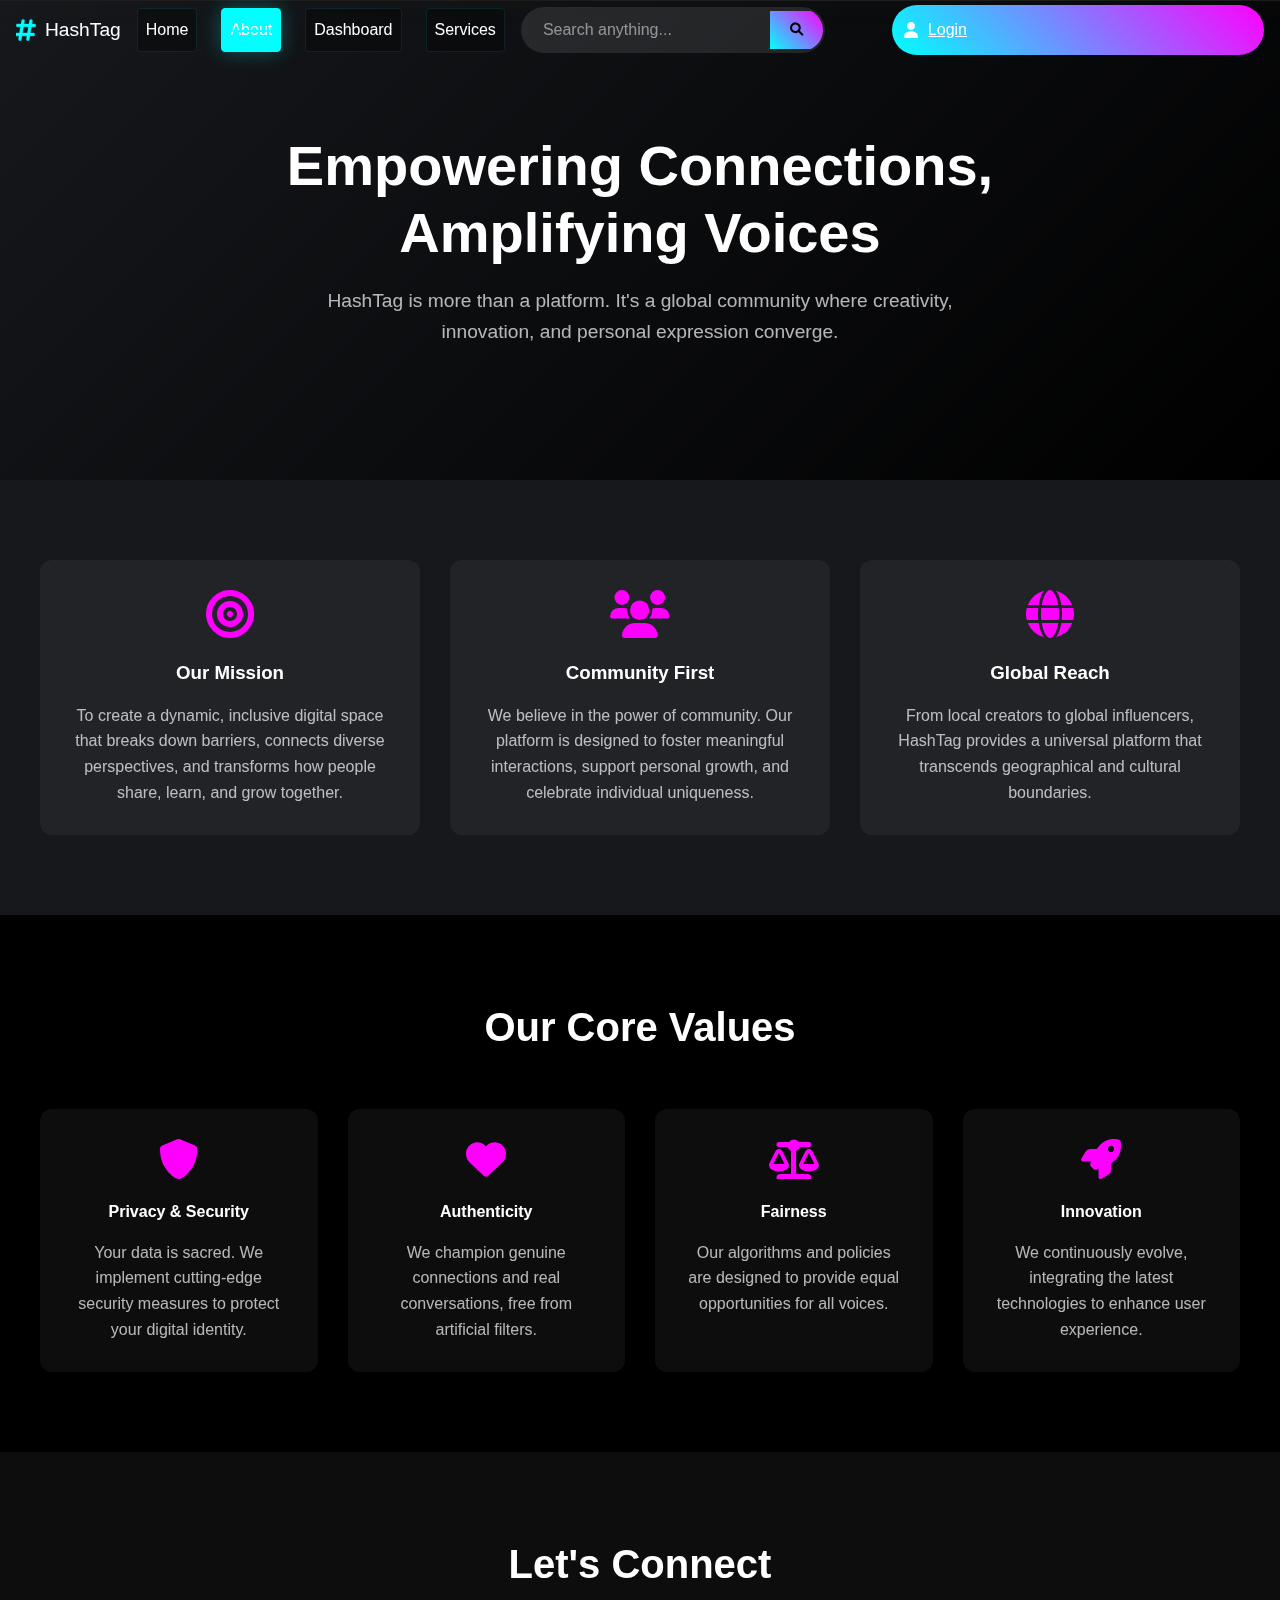
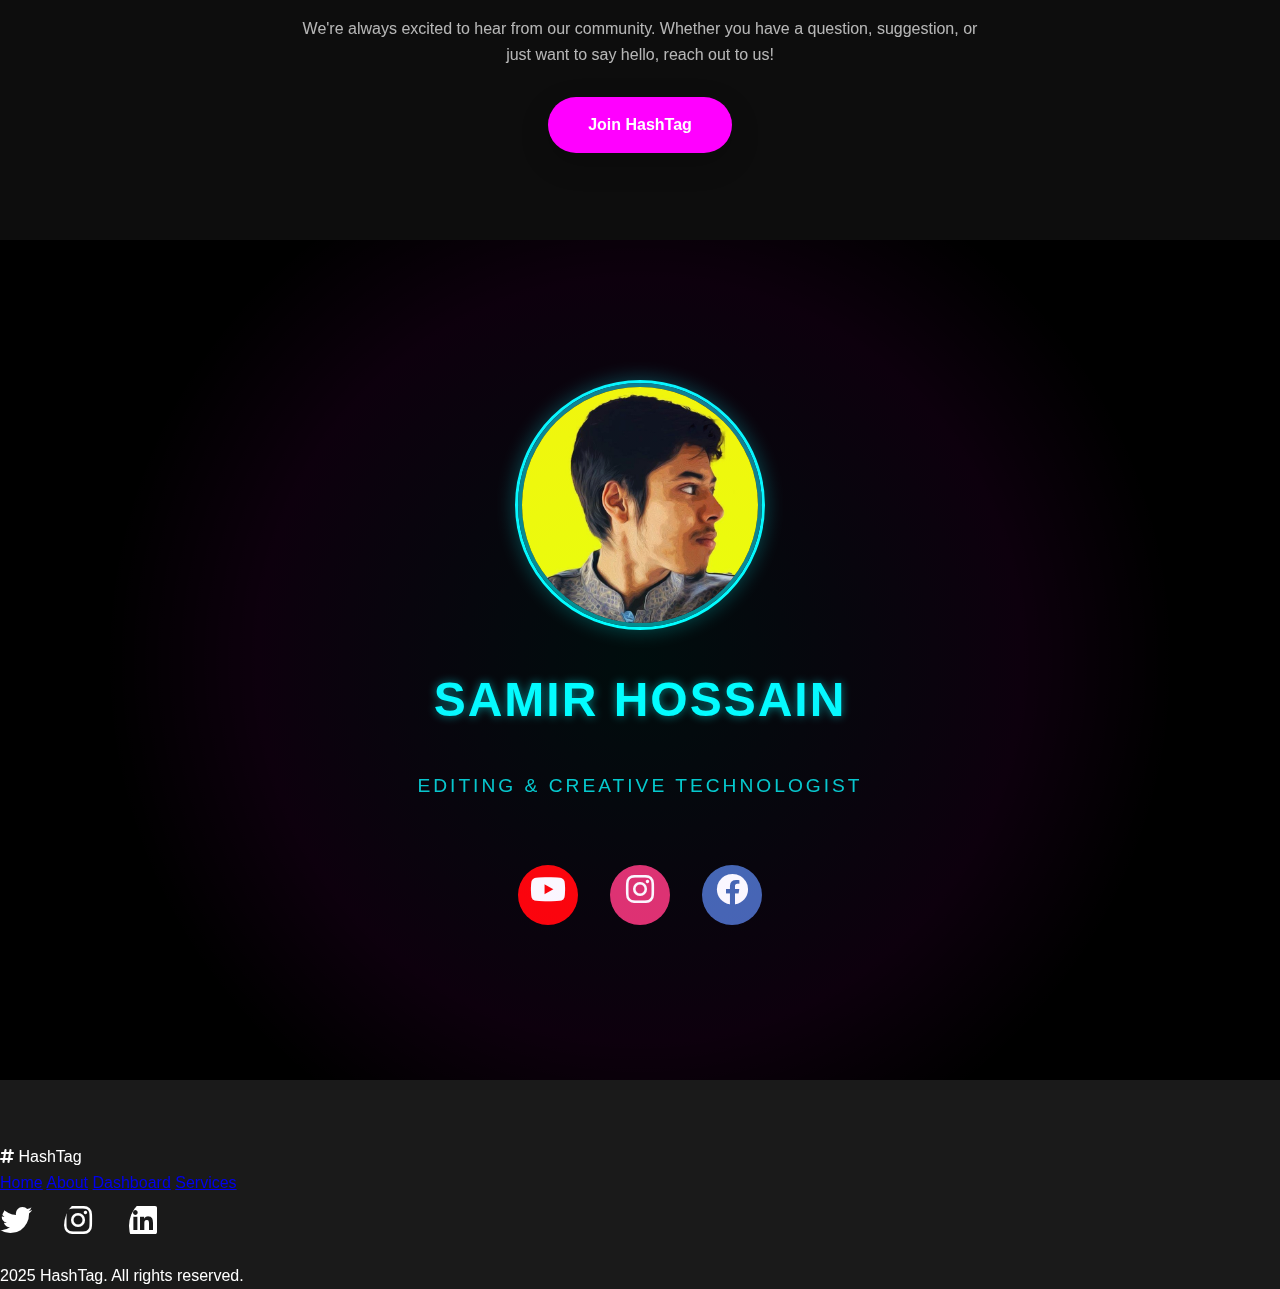
<file: about.html>
<!DOCTYPE html>
<html lang="en">
<head>
    <meta charset="UTF-8">
    <meta name="viewport" content="width=device-width, initial-scale=1.0">
    <meta name="description" content="About HashTag - Your creative digital space">
    <meta name="theme-color" content="#000000">
    <meta name="apple-mobile-web-app-capable" content="yes">
    <meta name="apple-mobile-web-app-status-bar-style" content="black">
    <title>HashTag - About</title>
    <link rel="stylesheet" href="style.css">
    <link rel="stylesheet" href="https://cdnjs.cloudflare.com/ajax/libs/font-awesome/6.0.0/css/all.min.css">
    <link rel="manifest" href="manifest.json">
    <link rel="apple-touch-icon" href="images/icon-192.png">
    <link rel="icon" href="logo for head.png">
</head>
<body class="transparent-page">
    <!-- Background -->
    <div class="background"></div>

    <!-- Skip to main content link -->
    <a href="#main-content" class="skip-link">Skip to main content</a>

    <nav class="navbar transparent">
        <div class="nav-container">
            <div class="logo">
                <a href="index.html">
                    <i class="fas fa-hashtag"></i>
                    HashTag
                </a>
            </div>
            <div class="nav-links">
                <a href="index.html">Home</a>
                <a href="about.html" class="active">About</a>
                <a href="dashboard.html">Dashboard</a>
                <a href="login.html">Services</a>
            </div>
            <div class="search-container">
                <div class="search-box">
                    <input type="text" placeholder="Search anything..." aria-label="Search input">
                    <button class="search-icon" aria-label="Search">
                        <i class="fas fa-search"></i>
                    </button>
                </div>
            </div>
            <a href="login.html" class="login-btn">
                <i class="fas fa-user"></i>
                <span>Login</span>
            </a>
        </div>
    </nav>

    <div class="about-container transparent">
        <section class="about-hero transparent">
            <div class="hero-content">
                <h1>Empowering Connections, <br>Amplifying Voices</h1>
                <p>HashTag is more than a platform. It's a global community where creativity, innovation, and personal expression converge.</p>
            </div>
        </section>

        <section class="about-mission transparent">
            <div class="mission-grid">
                <div class="mission-item">
                    <i class="fas fa-bullseye"></i>
                    <h3>Our Mission</h3>
                    <p>To create a dynamic, inclusive digital space that breaks down barriers, connects diverse perspectives, and transforms how people share, learn, and grow together.</p>
                </div>
                <div class="mission-item">
                    <i class="fas fa-users"></i>
                    <h3>Community First</h3>
                    <p>We believe in the power of community. Our platform is designed to foster meaningful interactions, support personal growth, and celebrate individual uniqueness.</p>
                </div>
                <div class="mission-item">
                    <i class="fas fa-globe"></i>
                    <h3>Global Reach</h3>
                    <p>From local creators to global influencers, HashTag provides a universal platform that transcends geographical and cultural boundaries.</p>
                </div>
            </div>
        </section>

        <section class="about-values transparent">
            <h2>Our Core Values</h2>
            <div class="values-grid">
                <div class="value-card">
                    <i class="fas fa-shield-alt"></i>
                    <h4>Privacy & Security</h4>
                    <p>Your data is sacred. We implement cutting-edge security measures to protect your digital identity.</p>
                </div>
                <div class="value-card">
                    <i class="fas fa-heart"></i>
                    <h4>Authenticity</h4>
                    <p>We champion genuine connections and real conversations, free from artificial filters.</p>
                </div>
                <div class="value-card">
                    <i class="fas fa-balance-scale"></i>
                    <h4>Fairness</h4>
                    <p>Our algorithms and policies are designed to provide equal opportunities for all voices.</p>
                </div>
                <div class="value-card">
                    <i class="fas fa-rocket"></i>
                    <h4>Innovation</h4>
                    <p>We continuously evolve, integrating the latest technologies to enhance user experience.</p>
                </div>
            </div>
        </section>

        <section class="about-contact transparent">
            <h2>Let's Connect</h2>
            <p>We're always excited to hear from our community. Whether you have a question, suggestion, or just want to say hello, reach out to us!</p>
            <a href="login.html" class="cta-button">Join HashTag</a>
        </section>

        <main id="main-content" class="profile-section transparent">
            <div class="profile-image">
                <img src="021.JPG" alt="Samir's Profile Picture">
            </div>
            <h1 class="glitch-text">Samir Hossain</h1>
            <p class="subtitle">Editing & Creative Technologist</p>
            
            <div class="social-links">
                <a href="https://www.youtube.com/@Hashtag-360" 
                   target="_blank" 
                   rel="noopener noreferrer" 
                   class="social-icon youtube" 
                   aria-label="YouTube Channel"
                   data-platform="youtube">
                    <i class="fab fa-youtube"></i>
                </a>
                <a href="https://www.instagram.com/@ig_hashtag_" 
                   target="_blank" 
                   rel="noopener noreferrer" 
                   class="social-icon instagram" 
                   aria-label="Instagram Profile"
                   data-platform="instagram">
                    <i class="fab fa-instagram"></i>
                </a>
                <a href="https://www.facebook.com/Samir Hossain" 
                   target="_blank" 
                   rel="noopener noreferrer" 
                   class="social-icon facebook" 
                   aria-label="Facebook Profile"
                   data-platform="facebook">
                    <i class="fab fa-facebook"></i>
                </a>
            </div>
        </main>
    </div>

    <footer class="site-footer transparent">
        <div class="footer-content">
            <div class="footer-logo">
                <i class="fas fa-hashtag"></i>
                <span>HashTag</span>
            </div>
            <div class="footer-links">
                <a href="index.html">Home</a>
                <a href="about.html">About</a>
                <a href="dashboard.html">Dashboard</a>
                <a href="login.html">Services</a>
            </div>
            <div class="footer-social">
                <a href="#" class="social-icon"><i class="fab fa-twitter"></i></a>
                <a href="#" class="social-icon"><i class="fab fa-instagram"></i></a>
                <a href="#" class="social-icon"><i class="fab fa-linkedin"></i></a>
            </div>
            <div class="footer-copyright">
                2025 HashTag. All rights reserved.
            </div>
        </div>
    </footer>

    <script src="scripts.js"></script>
</body>
</html>
</file>
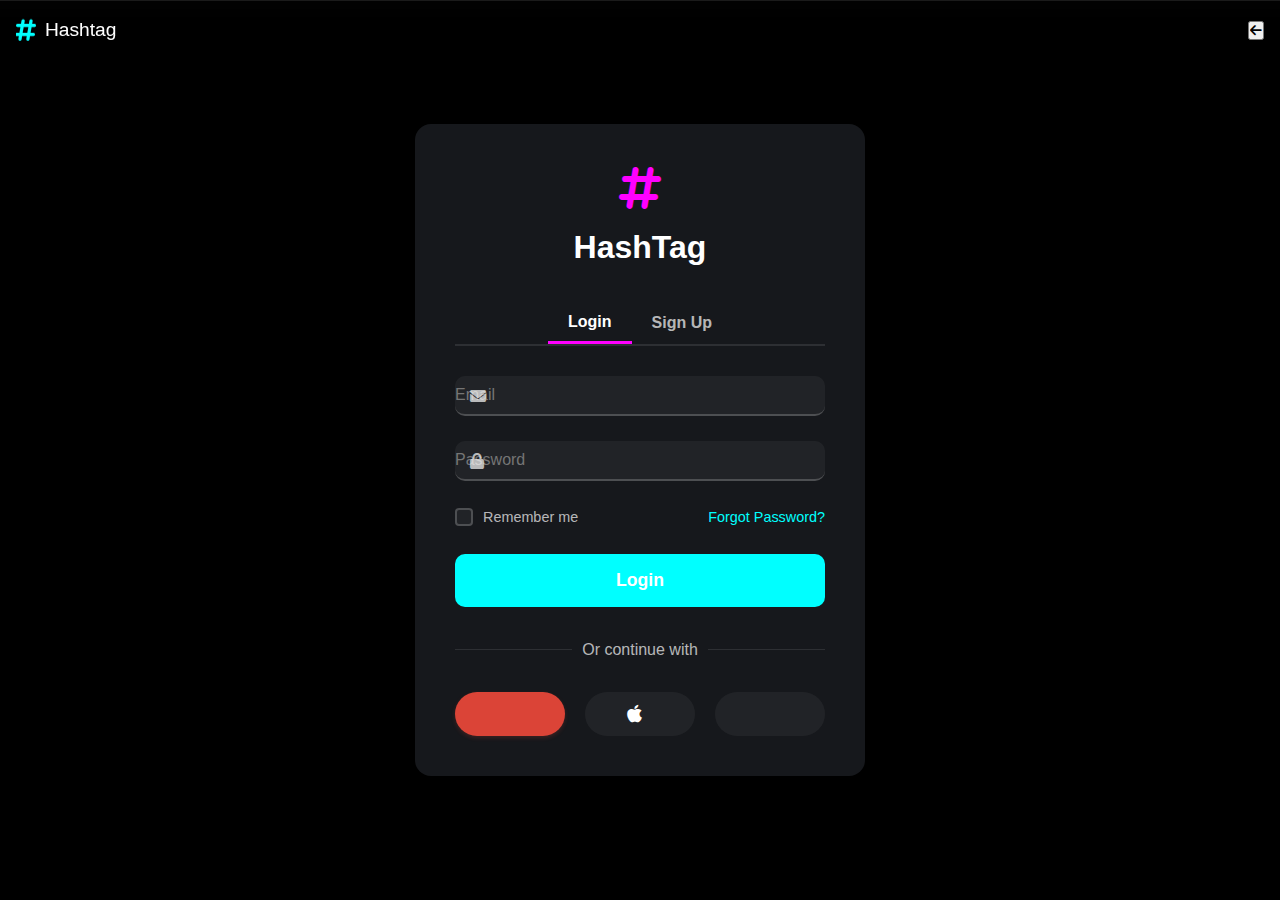
<file: login.html>
<!DOCTYPE html>
<html lang="en">
<head>
    <meta charset="UTF-8">
    <meta name="viewport" content="width=device-width, initial-scale=1.0">
    <meta name="description" content="Login to HashTag - Your creative digital space">
    <meta name="theme-color" content="#000000">
    <meta name="apple-mobile-web-app-capable" content="yes">
    <meta name="apple-mobile-web-app-status-bar-style" content="black">
    <title>HashTag - Login</title>
    <link rel="stylesheet" href="style.css">
    <link rel="stylesheet" href="https://cdnjs.cloudflare.com/ajax/libs/font-awesome/6.0.0/css/all.min.css">
    <link rel="manifest" href="manifest.json">
    <link rel="apple-touch-icon" href="images/icon-192.png">
    <link rel="icon" href="logo for head.png">
</head>
<body class="dark-mode">
    <!-- Background -->
    <div class="background"></div>

    <!-- Skip to main content link -->
    <a href="#main-content" class="skip-link">Skip to main content</a>

    <nav class="navbar mobile-navbar">
        <div class="nav-container">
            <div class="logo">
                <a href="index.html">
                    <i class="fas fa-hashtag"></i>
                    Hashtag
                </a>
            </div>
            <div class="mobile-nav-icons">
                <button class="mobile-back-btn" aria-label="Go Back">
                    <i class="fas fa-arrow-left"></i>
                </button>
            </div>
        </div>
    </nav>

    <main id="main-content" class="auth-container">
        <div class="auth-wrapper">
            <div class="auth-logo">
                <i class="fas fa-hashtag"></i>
                <h1>HashTag</h1>
            </div>

            <div class="form-toggle">
                <button class="toggle-btn active" data-form="login">Login</button>
                <button class="toggle-btn" data-form="signup">Sign Up</button>
            </div>

            <div class="auth-forms">
                <!-- Login Form -->
                <form class="auth-form login-form active" id="loginForm">
                    <div class="form-group">
                        <i class="fas fa-envelope"></i>
                        <input type="email" id="loginUsername" placeholder="Email" required>
                    </div>
                    <div class="form-group">
                        <i class="fas fa-lock"></i>
                        <input type="password" id="loginPassword" placeholder="Password" required>
                        <button type="button" class="toggle-password" aria-label="Toggle password visibility">
                            <i class="fas fa-eye"></i>
                        </button>
                    </div>

                    <div class="form-options">
                        <label class="checkbox-container">
                            <input type="checkbox" name="remember">
                            <span class="checkmark"></span>
                            Remember me
                        </label>
                        <a href="#" class="forgot-password">Forgot Password?</a>
                    </div>

                    <button type="submit" class="submit-btn">Login</button>

                    <div class="social-divider">
                        <span>Or continue with</span>
                    </div>

                    <div class="social-login">
                        <button type="button" class="social-btn google">
                            <i class="fab fa-google"></i>
                        </button>
                        <button type="button" class="social-btn apple">
                            <i class="fab fa-apple"></i>
                        </button>
                        <button type="button" class="social-btn x-platform">
                            <i class="fab fa-x-twitter"></i>
                        </button>
                    </div>
                </form>

                <!-- Signup Form -->
                <form class="auth-form signup-form" id="signupForm">
                    <div class="form-group">
                        <i class="fas fa-user"></i>
                        <input type="text" id="signupUsername" placeholder="Username" required>
                    </div>
                    <div class="form-group">
                        <i class="fas fa-envelope"></i>
                        <input type="email" id="signupEmail" placeholder="Email" required>
                    </div>
                    <div class="form-group">
                        <i class="fas fa-lock"></i>
                        <input type="password" id="signupPassword" placeholder="Password" required>
                        <button type="button" class="toggle-password" aria-label="Toggle password visibility">
                            <i class="fas fa-eye"></i>
                        </button>
                    </div>
                    <div class="form-group">
                        <i class="fas fa-lock"></i>
                        <input type="password" id="signupConfirmPassword" placeholder="Confirm Password" required>
                        <button type="button" class="toggle-password" aria-label="Toggle password visibility">
                            <i class="fas fa-eye"></i>
                        </button>
                    </div>

                    <div class="form-options">
                        <label class="checkbox-container">
                            <input type="checkbox" name="terms">
                            <span class="checkmark"></span>
                            I agree to the Terms and Conditions
                        </label>
                    </div>

                    <button type="submit" class="submit-btn">Sign Up</button>

                    <div class="social-divider">
                        <span>Or sign up with</span>
                    </div>

                    <div class="social-login">
                        <button type="button" class="social-btn google">
                            <i class="fab fa-google"></i>
                        </button>
                        <button type="button" class="social-btn apple">
                            <i class="fab fa-apple"></i>
                        </button>
                        <button type="button" class="social-btn x-platform">
                            <i class="fab fa-x-twitter"></i>
                        </button>
                    </div>
                </form>
            </div>
        </div>
    </main>

    <script>
        document.addEventListener('DOMContentLoaded', () => {
            // Form toggle
            const toggleBtns = document.querySelectorAll('.toggle-btn');
            const forms = document.querySelectorAll('.auth-form');

            toggleBtns.forEach(btn => {
                btn.addEventListener('click', () => {
                    // Remove active class from all buttons and forms
                    toggleBtns.forEach(b => b.classList.remove('active'));
                    forms.forEach(f => f.classList.remove('active'));

                    // Add active class to clicked button and corresponding form
                    btn.classList.add('active');
                    document.getElementById(`${btn.dataset.form}Form`).classList.add('active');
                });
            });

            // Password visibility toggle
            const passwordToggles = document.querySelectorAll('.toggle-password');
            passwordToggles.forEach(toggle => {
                toggle.addEventListener('click', () => {
                    const passwordInput = toggle.previousElementSibling;
                    const icon = toggle.querySelector('i');
                    
                    if (passwordInput.type === 'password') {
                        passwordInput.type = 'text';
                        icon.classList.remove('fa-eye');
                        icon.classList.add('fa-eye-slash');
                    } else {
                        passwordInput.type = 'password';
                        icon.classList.remove('fa-eye-slash');
                        icon.classList.add('fa-eye');
                    }
                });
            });

            // Login form submission
            const loginForm = document.getElementById('loginForm');
            loginForm.addEventListener('submit', (e) => {
                e.preventDefault();
                const username = document.getElementById('loginUsername').value;
                const password = document.getElementById('loginPassword').value;
                const rememberMe = document.querySelector('input[name="remember"]').checked;

                // Basic validation
                if (username && password) {
                    localStorage.setItem('isLoggedIn', 'true');
                    localStorage.setItem('lastLogin', new Date().toISOString());
                    
                    if (rememberMe) {
                        localStorage.setItem('rememberedUsername', username);
                    } else {
                        localStorage.removeItem('rememberedUsername');
                    }

                    window.location.href = 'dashboard.html';
                } else {
                    alert('Please enter both username and password');
                }
            });

            // Signup form submission
            const signupForm = document.getElementById('signupForm');
            signupForm.addEventListener('submit', (e) => {
                e.preventDefault();
                const username = document.getElementById('signupUsername').value;
                const email = document.getElementById('signupEmail').value;
                const password = document.getElementById('signupPassword').value;
                const confirmPassword = document.getElementById('signupConfirmPassword').value;
                const termsAgreed = document.querySelector('input[name="terms"]').checked;

                // Basic validation
                if (!username || !email || !password || !confirmPassword) {
                    alert('Please fill in all fields');
                    return;
                }

                if (password !== confirmPassword) {
                    alert('Passwords do not match');
                    return;
                }

                if (!termsAgreed) {
                    alert('Please agree to the Terms and Conditions');
                    return;
                }

                // Simulate signup (replace with actual backend logic)
                localStorage.setItem('username', username);
                localStorage.setItem('email', email);
                alert('Account created successfully!');
                
                // Switch to login form
                document.querySelector('.toggle-btn[data-form="login"]').click();
            });

            // Pre-fill remembered username
            const rememberedUsername = localStorage.getItem('rememberedUsername');
            if (rememberedUsername) {
                document.getElementById('loginUsername').value = rememberedUsername;
                document.querySelector('input[name="remember"]').checked = true;
            }
        });
    </script>
</body>
</html>
</file>
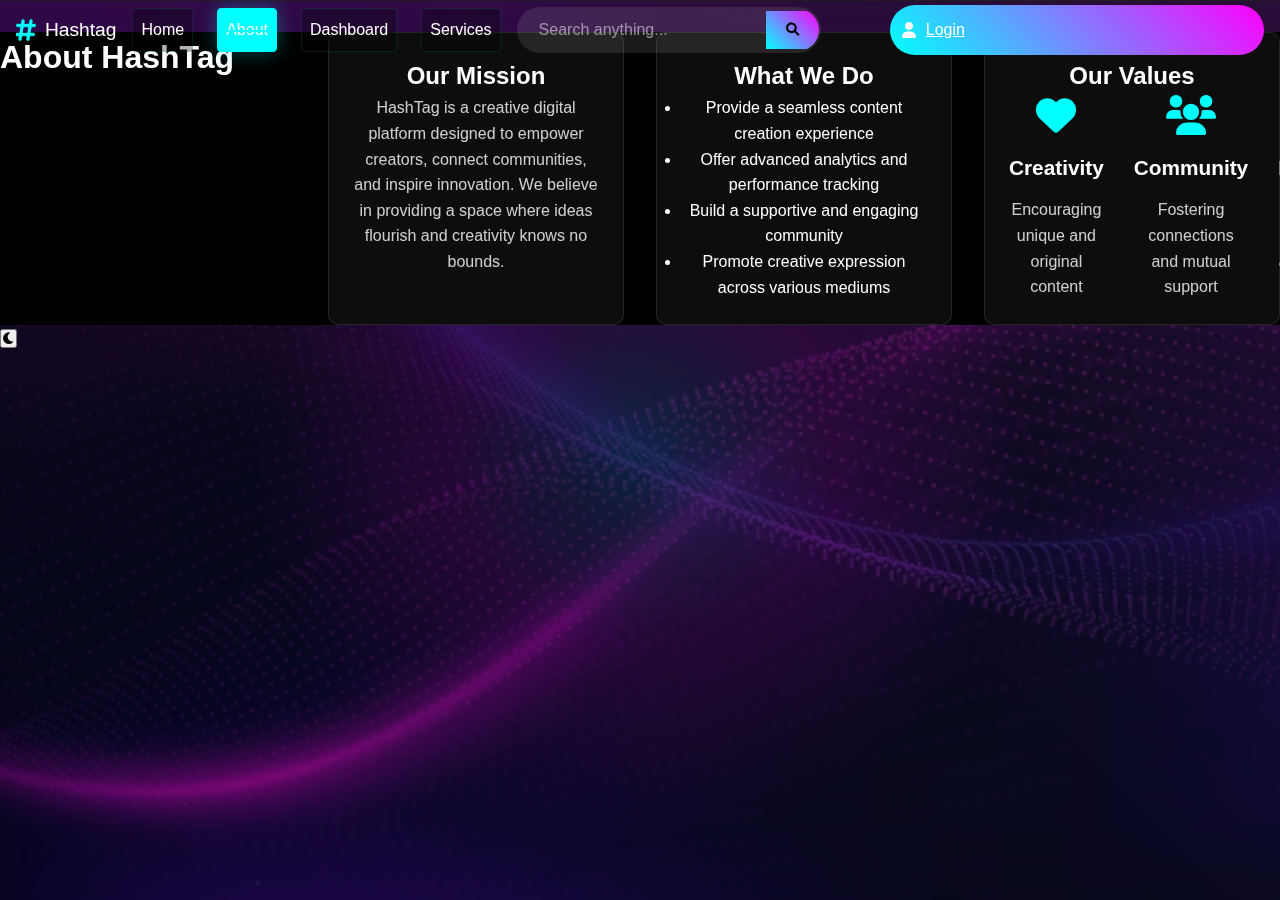
<file: what.html>
<!DOCTYPE html>
<html lang="en">
<head>
    <meta charset="UTF-8">
    <meta name="viewport" content="width=device-width, initial-scale=1.0">
    <title>HashTag - About</title>
    <link rel="stylesheet" href="style.css">
    <link rel="stylesheet" href="https://cdnjs.cloudflare.com/ajax/libs/font-awesome/6.0.0/css/all.min.css">
    <link rel="manifest" href="manifest.json">
    <link rel="apple-touch-icon" href="images/icon-192.png">
    <link rel="icon" href="logo for head.png">
</head>
<body>
    <div class="background"></div>

    <nav class="navbar">
        <div class="nav-container">
            <div class="logo">
                <a href="index.html">
                    <i class="fas fa-hashtag"></i>
                    Hashtag
                </a>
            </div>
            <div class="nav-links">
                <a href="index.html">Home</a>
                <a href="what.html" class="active">About</a>
                <a href="dashboard.html">Dashboard</a>
                <a href="login.html">Services</a>
            </div>
            <div class="search-container">
                <div class="search-box">
                    <input type="text" placeholder="Search anything..." aria-label="Search input">
                    <button class="search-icon" aria-label="Search">
                        <i class="fas fa-search"></i>
                    </button>
                </div>
            </div>
            <a href="login.html" class="login-btn">
                <i class="fas fa-user"></i>
                <span>Login</span>
            </a>
        </div>
    </nav>

    <div class="about-container">
        <div class="about-content">
            <h1>About HashTag</h1>
            <div class="about-section">
                <h2>Our Mission</h2>
                <p>HashTag is a creative digital platform designed to empower creators, connect communities, and inspire innovation. We believe in providing a space where ideas flourish and creativity knows no bounds.</p>
            </div>
            
            <div class="about-section">
                <h2>What We Do</h2>
                <ul>
                    <li>Provide a seamless content creation experience</li>
                    <li>Offer advanced analytics and performance tracking</li>
                    <li>Build a supportive and engaging community</li>
                    <li>Promote creative expression across various mediums</li>
                </ul>
            </div>
            
            <div class="about-section">
                <h2>Our Values</h2>
                <div class="values-grid">
                    <div class="value-item">
                        <i class="fas fa-heart"></i>
                        <h3>Creativity</h3>
                        <p>Encouraging unique and original content</p>
                    </div>
                    <div class="value-item">
                        <i class="fas fa-users"></i>
                        <h3>Community</h3>
                        <p>Fostering connections and mutual support</p>
                    </div>
                    <div class="value-item">
                        <i class="fas fa-shield-alt"></i>
                        <h3>Privacy</h3>
                        <p>Protecting user data and digital rights</p>
                    </div>
                    <div class="value-item">
                        <i class="fas fa-rocket"></i>
                        <h3>Innovation</h3>
                        <p>Continuously improving our platform</p>
                    </div>
                </div>
            </div>
        </div>
    </div>

    <!-- Theme Toggle Button -->
    <button class="theme-toggle" id="themeToggle" aria-label="Toggle theme">
        <i class="fas fa-moon"></i>
    </button>

    <script src="scripts.js"></script>
</body>
</html>
</file>
<file: style.css>
/* About Page Styles */
.about-container {
    background-color: var(--bg-primary);
    color: var(--text-primary);
}

.about-hero {
    background: linear-gradient(135deg, var(--bg-secondary) 0%, var(--bg-primary) 100%);
    padding: 100px 0;
    text-align: center;
}

.about-hero .hero-content {
    max-width: 800px;
    margin: 0 auto;
}

.about-hero h1 {
    font-size: 3.5rem;
    color: var(--text-primary);
    margin-bottom: 20px;
    line-height: 1.2;
}

.about-hero p {
    font-size: 1.2rem;
    color: var(--text-secondary);
    max-width: 700px;
    margin: 0 auto;
}

.about-mission {
    padding: 80px 0;
    background-color: var(--bg-secondary);
}

.mission-grid {
    display: grid;
    grid-template-columns: repeat(3, 1fr);
    gap: 30px;
    max-width: 1200px;
    margin: 0 auto;
}

.mission-item {
    text-align: center;
    padding: 30px;
    background-color: var(--input-bg);
    border-radius: 12px;
    transition: transform 0.3s ease;
}

.mission-item:hover {
    transform: translateY(-10px);
}

.mission-item i {
    font-size: 3rem;
    color: var(--accent-color);
    margin-bottom: 20px;
}

.mission-item h3 {
    color: var(--text-primary);
    margin-bottom: 15px;
}

.mission-item p {
    color: var(--text-secondary);
}

.about-values {
    padding: 80px 0;
    text-align: center;
}

.about-values h2 {
    color: var(--text-primary);
    margin-bottom: 50px;
    font-size: 2.5rem;
}

.values-grid {
    display: grid;
    grid-template-columns: repeat(4, 1fr);
    gap: 30px;
    max-width: 1200px;
    margin: 0 auto;
}

.value-card {
    background-color: var(--input-bg);
    padding: 30px;
    border-radius: 12px;
    transition: transform 0.3s ease, box-shadow 0.3s ease;
}

.value-card:hover {
    transform: translateY(-10px);
    box-shadow: 0 10px 25px rgba(0, 0, 0, 0.2);
}

.value-card i {
    font-size: 2.5rem;
    color: var(--accent-color);
    margin-bottom: 20px;
}

.value-card h4 {
    color: var(--text-primary);
    margin-bottom: 15px;
}

.value-card p {
    color: var(--text-secondary);
}

.about-team {
    padding: 80px 0;
    background-color: var(--bg-secondary);
    text-align: center;
}

.about-team h2 {
    color: var(--text-primary);
    margin-bottom: 50px;
    font-size: 2.5rem;
}

.team-grid {
    display: flex;
    justify-content: center;
    gap: 50px;
}

.team-member {
    background-color: var(--input-bg);
    padding: 30px;
    border-radius: 12px;
    max-width: 300px;
    transition: transform 0.3s ease;
}

.team-member:hover {
    transform: translateY(-10px);
}

.team-member img {
    width: 200px;
    height: 200px;
    border-radius: 50%;
    object-fit: cover;
    margin-bottom: 20px;
    border: 4px solid var(--accent-color);
}

.team-member h4 {
    color: var(--text-primary);
    margin-bottom: 10px;
}

.team-member p {
    color: var(--text-secondary);
    margin-bottom: 20px;
}

.team-member .social-links {
    display: flex;
    justify-content: center;
    gap: 20px;
}

.team-member .social-icon {
    color: var(--text-secondary);
    font-size: 1.5rem;
    transition: color 0.3s ease;
}

.team-member .social-icon:hover {
    color: var(--accent-color);
}

.about-contact {
    padding: 80px 0;
    text-align: center;
    background-color: var(--input-bg);
}

.about-contact h2 {
    color: var(--text-primary);
    margin-bottom: 20px;
    font-size: 2.5rem;
}

.about-contact p {
    color: var(--text-secondary);
    max-width: 700px;
    margin: 0 auto 30px;
}

.about-contact .cta-button {
    display: inline-block;
    padding: 15px 40px;
    background-color: var(--accent-color);
    color: var(--text-primary);
    text-decoration: none;
    border-radius: 30px;
    font-weight: bold;
    transition: background-color 0.3s ease;
}

.about-contact .cta-button:hover {
    background-color: var(--accent-hover);
}

/* Responsive Design for About Page */
@media (max-width: 1024px) {
    .mission-grid,
    .values-grid {
        grid-template-columns: repeat(2, 1fr);
    }

    .team-grid {
        flex-direction: column;
        align-items: center;
    }
}

@media (max-width: 768px) {
    .mission-grid,
    .values-grid {
        grid-template-columns: 1fr;
    }

    .about-hero h1 {
        font-size: 2.5rem;
    }

    .about-hero p {
        font-size: 1rem;
    }
}

/* X (Twitter) Inspired Dark Mode Design */
:root {
    /* Dark Mode Color Palette */
    --bg-primary: #000000;
    --bg-secondary: #16181C;
    --text-primary: #FFFFFF;
    --text-secondary: #71767B;
    --accent-color: #1D9BF0;
    --accent-hover: #1A8CD8;
    --border-color: #2F3336;
    --input-bg: #212327;
}

/* Dark Mode Styles */
body.dark-mode {
    background-color: var(--bg-primary);
    color: var(--text-primary);
    font-family: 'Segoe UI', Tahoma, Geneva, Verdana, sans-serif;
    margin: 0;
    padding: 0;
    line-height: 1.6;
}

/* Authentication Container */
.auth-container {
    display: flex;
    justify-content: center;
    align-items: center;
    min-height: 100vh;
    background-color: var(--bg-primary);
}

.auth-wrapper {
    background-color: var(--bg-secondary);
    border-radius: 16px;
    box-shadow: 0 10px 25px rgba(0, 0, 0, 0.5);
    width: 100%;
    max-width: 450px;
    padding: 40px;
    text-align: center;
}

.auth-logo {
    display: flex;
    flex-direction: column;
    align-items: center;
    margin-bottom: 30px;
}

.auth-logo i {
    font-size: 3rem;
    color: var(--accent-color);
    margin-bottom: 10px;
}

.auth-logo h1 {
    font-size: 2rem;
    color: var(--text-primary);
    margin: 0;
}

/* Form Toggle */
.form-toggle {
    display: flex;
    justify-content: center;
    margin-bottom: 30px;
    border-bottom: 2px solid var(--border-color);
}

.toggle-btn {
    background: none;
    border: none;
    color: var(--text-secondary);
    font-size: 1rem;
    font-weight: bold;
    padding: 10px 20px;
    cursor: pointer;
    transition: color 0.3s ease;
}

.toggle-btn.active {
    color: var(--text-primary);
    border-bottom: 3px solid var(--accent-color);
}

/* Authentication Forms */
.auth-forms {
    position: relative;
}

.auth-form {
    display: none;
    opacity: 0;
    transition: opacity 0.3s ease;
}

.auth-form.active {
    display: block;
    opacity: 1;
}

.form-group {
    position: relative;
    margin-bottom: 20px;
}

.form-group input {
    width: 100%;
    padding: 15px 50px 15px 20px;
    background-color: var(--input-bg);
    border: 1px solid var(--border-color);
    border-radius: 8px;
    color: var(--text-primary);
    font-size: 1rem;
    transition: border-color 0.3s ease;
}

.form-group input:focus {
    outline: none;
    border-color: var(--accent-color);
}

.form-group i {
    position: absolute;
    left: 15px;
    top: 50%;
    transform: translateY(-50%);
    color: var(--text-secondary);
}

.toggle-password {
    position: absolute;
    right: 15px;
    top: 50%;
    transform: translateY(-50%);
    background: none;
    border: none;
    color: var(--text-secondary);
    cursor: pointer;
}

.form-options {
    display: flex;
    justify-content: space-between;
    align-items: center;
    margin-bottom: 20px;
}

.checkbox-container {
    display: flex;
    align-items: center;
    cursor: pointer;
    font-size: 0.9rem;
    color: var(--text-secondary);
}

.checkbox-container input {
    opacity: 0;
    cursor: pointer;
    height: 0;
    width: 0;
}

.checkmark {
    position: relative;
    height: 20px;
    width: 20px;
    background-color: var(--input-bg);
    border: 1px solid var(--border-color);
    border-radius: 4px;
    margin-right: 10px;
}

.checkbox-container:hover input ~ .checkmark {
    background-color: var(--border-color);
}

.checkbox-container input:checked ~ .checkmark {
    background-color: var(--accent-color);
}

.checkmark:after {
    content: "";
    position: absolute;
    display: none;
}

.checkbox-container input:checked ~ .checkmark:after {
    display: block;
}

.checkbox-container .checkmark:after {
    left: 7px;
    top: 3px;
    width: 5px;
    height: 10px;
    border: solid white;
    border-width: 0 2px 2px 0;
    transform: rotate(45deg);
}

.forgot-password {
    color: var(--accent-color);
    text-decoration: none;
    font-size: 0.9rem;
}

.submit-btn {
    width: 100%;
    padding: 15px;
    background-color: var(--accent-color);
    color: var(--text-primary);
    border: none;
    border-radius: 30px;
    font-size: 1rem;
    font-weight: bold;
    cursor: pointer;
    transition: background-color 0.3s ease;
}

.submit-btn:hover {
    background-color: var(--accent-hover);
}

.social-divider {
    display: flex;
    align-items: center;
    text-align: center;
    margin: 30px 0;
}

.social-divider span {
    padding: 0 10px;
    color: var(--text-secondary);
    background-color: var(--bg-secondary);
}

.social-divider::before,
.social-divider::after {
    content: '';
    flex: 1;
    border-bottom: 1px solid var(--border-color);
}

.social-login {
    display: flex;
    justify-content: center;
    gap: 20px;
}

.social-btn {
    background-color: var(--input-bg);
    color: var(--text-primary);
    border: 1px solid var(--border-color);
    border-radius: 50%;
    width: 50px;
    height: 50px;
    display: flex;
    justify-content: center;
    align-items: center;
    cursor: pointer;
    transition: background-color 0.3s ease;
}

.social-btn:hover {
    background-color: var(--border-color);
}

.social-btn.google i { color: #DB4437; }
.social-btn.apple i { color: var(--text-primary); }
.social-btn.x-platform i { color: var(--text-primary); }

/* Responsive Design */
@media (max-width: 480px) {
    .auth-wrapper {
        width: 95%;
        padding: 20px;
    }

    .form-toggle {
        flex-direction: column;
    }

    .toggle-btn {
        padding: 10px;
        margin-bottom: 10px;
    }
}

/* Dynamic Hero Section */
.hero-section {
    display: flex;
    align-items: center;
    justify-content: center;
    min-height: 100vh;
    position: relative;
    overflow: hidden;
    perspective: 1000px;
}

.hero-content {
    text-align: center;
    max-width: 800px;
    padding: 2rem;
    position: relative;
    z-index: 2;
}

.dynamic-text {
    font-size: 4rem;
    font-weight: 900;
    line-height: 1.2;
    position: relative;
    display: flex;
    flex-direction: column;
    align-items: center;
    transform-style: preserve-3d;
}

.text-layer {
    position: relative;
    display: block;
    opacity: 0;
    transform: translateZ(-50px) rotateX(90deg);
    animation: textReveal 1.5s ease-out forwards;
}

.text-layer.primary {
    color: white;
    animation-delay: 0.3s;
}

.text-layer.secondary {
    color: #00ffff;
    animation-delay: 0.6s;
    text-shadow: 0 0 10px rgba(0, 255, 255, 0.5);
}

@keyframes textReveal {
    0% {
        opacity: 0;
        transform: translateZ(-100px) rotateX(90deg);
    }
    50% {
        opacity: 0.5;
        transform: translateZ(-50px) rotateX(30deg);
    }
    100% {
        opacity: 1;
        transform: translateZ(0) rotateX(0);
    }
}

.hero-subtitle {
    font-size: 1.5rem;
    color: rgba(255, 255, 255, 0.7);
    margin: 1rem 0 2rem;
    letter-spacing: 2px;
    text-transform: uppercase;
    animation: subtitleFadeIn 1.5s ease-out forwards;
    opacity: 0;
    animation-delay: 1s;
}

@keyframes subtitleFadeIn {
    0% {
        opacity: 0;
        transform: translateY(20px);
    }
    100% {
        opacity: 1;
        transform: translateY(0);
    }
}

.hero-cta {
    display: flex;
    justify-content: center;
    gap: 1rem;
    perspective: 1000px;
}

.cta-button {
    display: inline-flex;
    align-items: center;
    gap: 0.5rem;
    padding: 12px 24px;
    text-decoration: none;
    border-radius: 30px;
    font-weight: 600;
    transition: all 0.3s ease;
    transform-style: preserve-3d;
    position: relative;
    overflow: hidden;
    box-shadow: 0 10px 30px rgba(0, 0, 0, 0.2);
}

.cta-button i {
    transition: transform 0.3s ease;
}

.primary-btn {
    background: linear-gradient(45deg, #00ffff, #ff00ff);
    color: black;
    animation: buttonPulse 2s infinite alternate;
}

.secondary-btn {
    background: rgba(255, 255, 255, 0.1);
    color: white;
    border: 2px solid rgba(0, 255, 255, 0.5);
}

.cta-button:hover {
    transform: translateY(-5px) rotateX(10deg);
    box-shadow: 0 15px 40px rgba(0, 255, 255, 0.3);
}

.cta-button:hover i {
    transform: translateX(5px);
}

@keyframes buttonPulse {
    0% {
        transform: scale(1);
    }
    100% {
        transform: scale(1.05);
    }
}

/* Background Overlay */
.hero-section::before {
    content: '';
    position: absolute;
    top: 0;
    left: 0;
    right: 0;
    bottom: 0;
    background: radial-gradient(
        circle at center, 
        rgba(0, 255, 255, 0.1) 0%, 
        rgba(255, 0, 255, 0.1) 50%, 
        transparent 70%
    );
    opacity: 0.5;
    z-index: 1;
    animation: backgroundPulse 10s ease-in-out infinite;
}

@keyframes backgroundPulse {
    0%, 100% {
        transform: scale(1);
        opacity: 0.5;
    }
    50% {
        transform: scale(1.1);
        opacity: 0.7;
    }
}

:root {
    --glow-color: rgba(0, 255, 255, 0.5);
    --primary-color: #00ffff;
    --accent-color: #ff00ff;
}

.background {
    position: fixed;
    top: 0;
    left: 0;
    width: 100%;
    height: 100%;
    background: linear-gradient(45deg, #000000, #1a1a1a);
    z-index: -1;
}

.background::before {
    content: '';
    position: fixed;
    top: 0;
    left: 0;
    width: 100%;
    height: 100%;
    background-image: url('background.png');
    background-size: cover;
    background-position: center;
    background-repeat: no-repeat;
    background-attachment: fixed;
    opacity: 0.5;
    z-index: -1;
    pointer-events: none;
    animation: backgroundPulse 8s ease-in-out infinite;
}

.background::after {
    content: '';
    position: fixed;
    top: 0;
    left: 0;
    width: 100%;
    height: 100%;
    background: radial-gradient(circle at 50% 50%, 
        rgba(0, 255, 255, 0.1) 0%,
        rgba(255, 0, 255, 0.1) 25%,
        transparent 50%);
    z-index: -1;
    animation: glowPulse 5s ease-in-out infinite;
}

/* Modern Minimalist Navbar */
.nav-container {
    position: fixed;
    top: 0;
    left: 0;
    width: 100%;
    z-index: 1000;
    background: transparent;
    backdrop-filter: blur(10px);
    padding: 1rem 2rem;
    display: flex;
    justify-content: space-between;
    align-items: center;
    transition: background 0.3s ease;
}

.nav-links {
    display: flex;
    gap: 2rem;
    align-items: center;
}

.nav-links a {
    color: #00ffff;
    text-decoration: none;
    position: relative;
    font-weight: 500;
    transition: color 0.3s ease;
}

.nav-links a::after {
    content: '';
    position: absolute;
    bottom: -5px;
    left: 0;
    width: 0;
    height: 2px;
    background: linear-gradient(to right, transparent, #00ffff, transparent);
    transition: width 0.3s ease;
}

.nav-links a:hover {
    color: white;
}

.nav-links a:hover::after {
    width: 100%;
}

.nav-links a.disabled {
    color: rgba(255, 255, 255, 0.3) !important;
    cursor: not-allowed;
    pointer-events: none;
}

.nav-links a.disabled:hover {
    color: rgba(255, 255, 255, 0.3) !important;
    text-shadow: none;
}

.login-btn {
    display: flex;
    align-items: center;
    gap: 0.5rem;
    background: transparent;
    border: 2px solid #00ffff;
    color: #00ffff;
    padding: 0.5rem 1rem;
    border-radius: 5px;
    transition: all 0.3s ease;
}

.login-btn:hover {
    background: #00ffff;
    color: black;
}

.search-container {
    display: flex;
    align-items: center;
    gap: 1rem;
}

.search-box {
    display: flex;
    align-items: center;
    background: rgba(255, 255, 255, 0.1);
    border-radius: 5px;
    overflow: hidden;
}

.search-box input {
    background: transparent;
    border: none;
    color: #00ffff;
    padding: 0.5rem;
    outline: none;
}

.search-icon {
    background: transparent;
    border: none;
    color: #00ffff;
    padding: 0.5rem;
    cursor: pointer;
    transition: color 0.3s ease;
}

.search-icon:hover {
    color: white;
}

/* Mobile Responsiveness */
@media (max-width: 768px) {
    .nav-container {
        flex-wrap: wrap;
        justify-content: center;
        text-align: center;
    }

    .logo {
        width: 100%;
        justify-content: center;
        margin-bottom: 1rem;
    }

    .nav-links {
        width: 100%;
        flex-direction: column;
        align-items: center;
        gap: 1rem;
    }

    .login-btn {
        margin-top: 1rem;
    }
}

/* Scrolled State */
.navbar.scrolled {
    background: rgba(0, 0, 0, 0.8);
    backdrop-filter: blur(10px);
    box-shadow: 0 4px 15px rgba(0, 0, 0, 0.2);
}

/* Futuristic Navbar */
/* .navbar {
    position: fixed;
    top: 0;
    left: 0;
    right: 0;
    background: rgba(0, 0, 0, 0.3);
    backdrop-filter: blur(10px);
    -webkit-backdrop-filter: blur(10px);
    z-index: 1000;
    border: 1px solid rgba(0, 255, 255, 0.1);
    box-shadow: 0 4px 30px rgba(0, 255, 255, 0.1);
    transition: all 0.3s ease;
}

.navbar:hover {
    background: rgba(0, 0, 0, 0.5);
    border-color: rgba(0, 255, 255, 0.2);
}

.nav-container {
    max-width: 1400px;
    margin: 0 auto;
    padding: 0.75rem 1rem;
    display: flex;
    align-items: center;
    justify-content: space-between;
    gap: 1rem;
}

/* Glowing navigation items */
.nav-links a {
    position: relative;
    color: rgba(255, 255, 255, 0.8);
    text-decoration: none;
    padding: 0.5rem 1rem;
    border-radius: 4px;
    transition: all 0.3s ease;
    background: rgba(0, 0, 0, 0.3);
    border: 1px solid rgba(0, 255, 255, 0.1);
    backdrop-filter: blur(5px);
    -webkit-backdrop-filter: blur(5px);
}

.nav-links a::before {
    content: '';
    position: absolute;
    top: 0;
    left: 0;
    width: 100%;
    height: 100%;
    background: linear-gradient(45deg, 
        rgba(0, 255, 255, 0.1),
        rgba(255, 0, 255, 0.1));
    border-radius: 4px;
    opacity: 0;
    transition: opacity 0.3s ease;
}

.nav-links a:hover {
    color: white;
    border-color: var(--primary-color);
    transform: translateY(-2px);
    box-shadow: 0 4px 15px rgba(0, 255, 255, 0.2);
}

.nav-links a:hover::before {
    opacity: 1;
}

.nav-links a.active {
    background: rgba(0, 255, 255, 0.1);
    border-color: var(--primary-color);
    color: white;
    box-shadow: 0 0 20px rgba(0, 255, 255, 0.3);
}

/* 3D Transform effects */
.logo a {
    transform-style: preserve-3d;
    perspective: 1000px;
}

.logo i {
    display: inline-block;
    transform: translateZ(20px);
    transition: all 0.3s ease;
}

.logo:hover i {
    transform: translateZ(30px) rotateY(360deg);
}

/* Animations */
@keyframes backgroundPulse {
    0%, 100% {
        opacity: 0.5;
        transform: scale(1);
    }
    50% {
        opacity: 0.7;
        transform: scale(1.05);
    }
}

@keyframes glowPulse {
    0%, 100% {
        opacity: 0.3;
        transform: scale(1) rotate(0deg);
    }
    50% {
        opacity: 0.5;
        transform: scale(1.2) rotate(180deg);
    }
}

/* Hover effects for interactive elements */
.button, .card, .input-field {
    position: relative;
    transition: transform 0.3s ease, box-shadow 0.3s ease;
}

.button:hover, .card:hover, .input-field:focus {
    transform: translateY(-2px) translateZ(10px);
    box-shadow: 0 10px 20px rgba(0, 255, 255, 0.2);
}

/* Glowing text effect */
.glowing-text {
    color: white;
    text-shadow: 0 0 10px var(--glow-color),
                 0 0 20px var(--glow-color),
                 0 0 30px var(--glow-color);
    animation: textGlow 2s ease-in-out infinite;
}

@keyframes textGlow {
    0%, 100% {
        text-shadow: 0 0 10px var(--glow-color),
                     0 0 20px var(--glow-color);
    }
    50% {
        text-shadow: 0 0 20px var(--glow-color),
                     0 0 30px var(--glow-color),
                     0 0 40px var(--glow-color);
    }
}

.background {
    position: fixed;
    top: 0;
    left: 0;
    width: 100%;
    height: 100%;
    background: linear-gradient(45deg, #0a0a0a, #1a1a1a);
    z-index: -1;
}

.navbar {
    position: fixed;
    top: 0;
    left: 0;
    right: 0;
    background: rgba(0, 0, 0, 0.9);
    backdrop-filter: blur(10px);
    -webkit-backdrop-filter: blur(10px);
    z-index: 1000;
    border-bottom: 1px solid rgba(255, 255, 255, 0.1);
}

.nav-container {
    max-width: 1200px;
    margin: 0 auto;
    padding: 0 1rem;
    height: 60px;
    display: flex;
    align-items: center;
    justify-content: space-between;
}

.nav-left {
    display: flex;
    align-items: center;
    gap: 1rem;
}

.logo a {
    display: flex;
    align-items: center;
    gap: 0.5rem;
    color: white;
    text-decoration: none;
    font-size: 1.2rem;
}

.logo i {
    color: var(--primary-color);
}

.nav-center {
    flex: 1;
    max-width: 600px;
    margin: 0 2rem;
}

.nav-right {
    display: flex;
    align-items: center;
    gap: 1rem;
}

.nav-links {
    display: flex;
    align-items: center;
    gap: 1rem;
}

.nav-links a {
    display: flex;
    align-items: center;
    gap: 0.5rem;
    color: rgba(255, 255, 255, 0.8);
    text-decoration: none;
    padding: 0.5rem 1rem;
    border-radius: 4px;
    transition: all 0.3s ease;
    position: relative;
}

.nav-links a:hover {
    color: white;
    background: rgba(255, 255, 255, 0.1);
}

.nav-links a.active {
    color: white;
    background: var(--primary-color);
}

.nav-links a i {
    font-size: 1.1rem;
}

.hamburger {
    display: none;
    background: none;
    border: none;
    color: white;
    padding: 0.5rem;
    cursor: pointer;
}

.mobile-search-toggle {
    display: none;
    background: none;
    border: none;
    color: white;
    padding: 0.5rem;
    cursor: pointer;
}

.login-btn {
    background: var(--primary-color);
    border: none;
    padding: 0.5rem 1.5rem;
    border-radius: 4px;
    color: white;
    cursor: pointer;
    transition: all 0.3s ease;
}

.login-btn:hover {
    background: var(--primary-color-dark);
    transform: translateY(-1px);
}

@media (max-width: 768px) {
    .nav-center {
        display: none;
    }

    .hamburger,
    .mobile-search-toggle {
        display: block;
    }

    .nav-links {
        position: fixed;
        top: 60px;
        left: 0;
        right: 0;
        background: rgba(0, 0, 0, 0.95);
        padding: 1rem;
        flex-direction: column;
        align-items: stretch;
        transform: translateY(-100%);
        opacity: 0;
        transition: all 0.3s ease;
    }

    .nav-links.active {
        transform: translateY(0);
        opacity: 1;
    }

    .nav-links a {
        padding: 0.75rem 1rem;
    }

    .mobile-search-panel {
        position: fixed;
        top: 60px;
        left: 0;
        right: 0;
        background: rgba(0, 0, 0, 0.95);
        padding: 1rem;
        transform: translateY(-100%);
        opacity: 0;
        transition: all 0.3s ease;
    }

    .mobile-search-panel.active {
        transform: translateY(0);
        opacity: 1;
    }
}

@media (max-width: 1024px) {
    .nav-container {
        padding: 0.5rem;
    }

    .nav-links {
        gap: 1rem;
    }

    .nav-links a {
        padding: 0.4rem 0.6rem;
    }
}

@media (max-width: 768px) {
    .nav-container {
        flex-wrap: wrap;
    }

    .hamburger,
    .mobile-search-toggle {
        display: flex;
        align-items: center;
        justify-content: center;
        width: 40px;
        height: 40px;
        padding: 0;
        background: rgba(255, 255, 255, 0.1);
        border: none;
        border-radius: 6px;
        color: var(--text-color);
        cursor: pointer;
    }

    .nav-center {
        display: none;
    }

    .mobile-search-panel {
        display: block;
        padding: 1rem;
        background: rgba(0, 0, 0, 0.95);
        border-top: 1px solid rgba(255, 255, 255, 0.1);
        transform: translateY(-100%);
        transition: transform 0.3s ease;
    }

    .mobile-search-panel.active {
        transform: translateY(0);
    }

    .nav-right {
        margin-left: auto;
    }

    .nav-links {
        position: fixed;
        top: var(--navbar-height);
        left: -100%;
        width: 80%;
        height: calc(100vh - var(--navbar-height));
        background: rgba(0, 0, 0, 0.95);
        backdrop-filter: blur(10px);
        flex-direction: column;
        padding: 2rem;
        transition: left 0.3s ease;
    }

    .nav-links.active {
        left: 0;
    }

    .nav-links a {
        width: 100%;
        padding: 0.8rem;
        justify-content: flex-start;
        font-size: 1.1rem;
    }

    .nav-links a i {
        width: 24px;
        text-align: center;
        margin-right: 0.5rem;
    }
}

@media (max-width: 480px) {
    .logo span {
        display: none;
    }

    .nav-links {
        padding: 1.5rem;
        gap: 1.5rem;
    }

    .nav-links a {
        font-size: 1rem;
        padding: 0.6rem;
    }

    .search-filters {
        display: none;
    }

    .filter-btn {
        flex-shrink: 0;
        padding: 0.3rem 0.8rem;
    }
}

/* Touch Device Optimizations */
@media (hover: none) {
    .nav-links a:active {
        transform: scale(0.98);
    }

    .filter-btn {
        min-height: 36px;
    }
}

/* Base styles */
html {
    scroll-behavior: smooth;
    scroll-padding-top: var(--navbar-height, 80px);
    overflow-x: hidden;
    height: 100%;
    overflow-y: overlay;
}

body {
    margin: 0;
    padding: 0;
    font-family: 'Segoe UI', Tahoma, Geneva, Verdana, sans-serif;
    background-color: var(--background);
    color: var(--text-color);
    line-height: 1.6;
    overflow-x: hidden;
    min-height: 100vh;
    -webkit-overflow-scrolling: touch; /* Smooth scrolling on iOS */
    position: relative;
    transition: background-color 0.3s ease, color 0.3s ease;
}

* {
    margin: 0;
    padding: 0;
    box-sizing: border-box;
    transition: all 0.3s cubic-bezier(0.4, 0, 0.2, 1);
}

*:not(.animated) {
    transition: background-color 0.3s, color 0.3s, border-color 0.3s, box-shadow 0.3s;
}

/* Make sure all pages have proper padding */
.what-page,
.about-page,
.container {
    padding: 100px 5% 80px;
    min-height: 100vh;
    width: 90%;
    max-width: 1400px;
    margin: 0 auto;
    position: relative;
}

/* Navbar Styles */
.navbar {
    position: fixed;
    top: 0;
    left: 0;
    right: 0;
    background: rgba(0, 0, 0, 0.8);
    backdrop-filter: blur(10px);
    z-index: 1000;
    border-bottom: 1px solid rgba(255, 255, 255, 0.1);
}

.nav-container {
    max-width: 1400px;
    margin: 0 auto;
    padding: 0.5rem 1rem;
    display: flex;
    align-items: center;
    justify-content: space-between;
    gap: 1rem;
}

.nav-left {
    display: flex;
    align-items: center;
    gap: 1rem;
}

.logo {
    display: flex;
    align-items: center;
    gap: 0.5rem;
}

.logo a {
    display: flex;
    align-items: center;
    gap: 0.5rem;
    text-decoration: none;
    color: var(--text-color);
}

.logo i {
    font-size: 1.5rem;
    color: var(--primary-color);
}

.logo span {
    font-size: 1.2rem;
    font-weight: 600;
}

.nav-center {
    flex: 1;
    max-width: 600px;
    display: flex;
    justify-content: center;
}

.nav-right {
    display: flex;
    align-items: center;
}

.nav-links {
    display: flex;
    align-items: center;
    gap: 1.5rem;
}

.nav-links a {
    color: var(--text-color);
    text-decoration: none;
    font-size: 1rem;
    padding: 0.5rem;
    transition: color 0.3s ease;
    position: relative;
}

.nav-links a::after {
    content: '';
    position: absolute;
    bottom: 0;
    left: 0;
    width: 100%;
    height: 2px;
    background: var(--primary-color);
    transform: scaleX(0);
    transition: transform 0.3s ease;
}

.nav-links a:hover::after,
.nav-links a.active::after {
    transform: scaleX(1);
}

/* Mobile Navbar Styles */
@media (max-width: 768px) {
    .nav-container {
        padding: 0.5rem;
    }

    .hamburger {
        display: block;
    }

    .nav-center {
        order: 3;
        width: 100%;
        max-width: none;
        margin-top: 0.5rem;
        display: none;
    }

    .nav-center.active {
        display: block;
    }

    .nav-right {
        position: fixed;
        top: var(--navbar-height);
        left: -100%;
        width: 80%;
        height: calc(100vh - var(--navbar-height));
        background: rgba(0, 0, 0, 0.95);
        backdrop-filter: blur(10px);
        transition: left 0.3s ease;
        z-index: 1000;
    }

    .nav-right.active {
        left: 0;
    }

    .nav-links {
        flex-direction: column;
        align-items: flex-start;
        padding: 2rem;
        gap: 2rem;
    }

    .nav-links a {
        width: 100%;
        padding: 0.8rem;
        font-size: 1.1rem;
        border-radius: 8px;
    }

    .nav-links a::after {
        display: none;
    }

    .nav-links a:hover,
    .nav-links a.active {
        background: rgba(255, 255, 255, 0.1);
    }

    .search-container {
        padding: 0.5rem;
    }

    .search-box {
        width: 100%;
    }

    .search-box input {
        padding: 0.8rem 2.5rem 0.8rem 1rem;
        font-size: 1rem;
    }
}

/* Small Mobile Devices */
@media (max-width: 480px) {
    .logo span {
        font-size: 1rem;
    }

    .nav-links {
        padding: 1.5rem;
        gap: 1.5rem;
    }

    .nav-links a {
        font-size: 1rem;
        padding: 0.6rem;
    }
}

/* Landscape Mode */
@media (max-height: 480px) and (orientation: landscape) {
    .nav-right {
        overflow-y: auto;
    }

    .nav-links {
        padding: 1rem;
        gap: 1rem;
    }
}

/* High DPI Screens */
@media (-webkit-min-device-pixel-ratio: 2) {
    .navbar {
        border-bottom-width: 0.5px;
    }
}

/* Responsive grid layouts */
.story-grid,
.about-grid,
.social-stats {
    display: grid;
    grid-template-columns: repeat(auto-fit, minmax(280px, 1fr));
    gap: 2rem;
    width: 100%;
    margin: 0 auto;
}

/* Card styles with better touch targets */
.story-card,
.about-card,
.stat-item {
    min-height: 200px;
    padding: 2rem;
    cursor: pointer;
    touch-action: manipulation;
    background-color: var(--card-bg);
    border-color: var(--border-color);
}

/* Better touch targets for buttons and links */
.nav-links a,
.social-icon,
.card-icon {
    min-width: 44px;
    min-height: 44px;
    display: flex;
    align-items: center;
    justify-content: center;
}

/* Container adjustments */
.container {
    min-height: 100vh;
    display: flex;
    justify-content: center;
    align-items: center;
    perspective: 1000px;
    padding-top: 60px;
}

.content {
    text-align: center;
    transform-style: preserve-3d;
    animation: float 6s ease-in-out infinite;
}

.glitch-text {
    font-size: 4rem;
    text-transform: uppercase;
    letter-spacing: 0.5rem;
    text-shadow: 2px 2px #ff00ff, -2px -2px #00ffff;
    animation: glitch 2s infinite;
}

.floating-particles {
    position: absolute;
    width: 100%;
    height: 100%;
    pointer-events: none;
}

.interactive-grid {
    display: grid;
    grid-template-columns: repeat(3, 1fr);
    gap: 2rem;
    margin-top: 4rem;
}

.grid-item {
    background: var(--card-bg);
    backdrop-filter: blur(10px);
    border-radius: 15px;
    height: 200px;
    transition: transform 0.3s;
    border: 1px solid var(--border-color);
    cursor: pointer;
}

/* Modal Styles */
.modal {
    display: none;
    position: fixed;
    top: 0;
    left: 0;
    width: 100%;
    height: 100%;
    background: rgba(0, 0, 0, 0.8);
    z-index: 2000;
    backdrop-filter: blur(8px);
    opacity: 0;
    visibility: hidden;
    transition: all 0.3s cubic-bezier(0.4, 0, 0.2, 1);
}

.modal-content {
    position: relative;
    top: 50%;
    left: 50%;
    transform: translate(-50%, -50%);
    background: var(--modal-bg);
    padding: 2rem;
    border-radius: 15px;
    width: 90%;
    max-width: 500px;
    text-align: center;
    border: 1px solid var(--border-color);
    backdrop-filter: blur(10px);
    transform: translateY(20px);
    opacity: 0;
    transition: all 0.3s cubic-bezier(0.4, 0, 0.2, 1);
}

.close-modal {
    position: absolute;
    top: 10px;
    right: 15px;
    font-size: 24px;
    cursor: pointer;
    color: rgba(255, 255, 255, 0.7);
    transition: color 0.3s;
}

.close-modal:hover {
    color: #fff;
}

.modal h2 {
    margin-bottom: 1.5rem;
    color: #00ffff;
    font-size: 1.8rem;
}

.contact-info {
    display: flex;
    align-items: center;
    justify-content: center;
    gap: 1rem;
    font-size: 1.2rem;
    color: #fff;
}

.contact-info i {
    color: #00ffff;
    font-size: 1.5rem;
}

/* About Modal Styles */
.about-content {
    display: grid;
    grid-template-columns: repeat(auto-fit, minmax(250px, 1fr));
    gap: 2rem;
    margin-top: 2rem;
}

.about-section {
    background: rgba(255, 255, 255, 0.05);
    padding: 1.5rem;
    border-radius: 10px;
    text-align: center;
    border: 1px solid rgba(255, 255, 255, 0.1);
    transition: transform 0.3s ease;
}

.about-section:hover {
    transform: translateY(-5px);
    background: rgba(255, 255, 255, 0.1);
}

.about-section i {
    font-size: 2.5rem;
    color: #00ffff;
    margin-bottom: 1rem;
}

.about-section h3 {
    color: #fff;
    font-size: 1.3rem;
    margin-bottom: 0.8rem;
}

.about-section p {
    color: rgba(255, 255, 255, 0.8);
    line-height: 1.6;
}

/* About Page Styles */
.about-page {
    padding: 120px 5% 100px;
    min-height: 100vh;
}

.about-header {
    text-align: center;
    margin-bottom: 4rem;
}

.about-header .subtitle {
    font-size: 1.2rem;
    color: #00ffff;
    margin-top: 1rem;
    letter-spacing: 2px;
}

.about-grid {
    display: grid;
    grid-template-columns: repeat(auto-fit, minmax(280px, 1fr));
    gap: 2rem;
    margin-bottom: 4rem;
}

.about-card {
    background: rgba(255, 255, 255, 0.05);
    border-radius: 20px;
    padding: 2rem;
    text-align: center;
    border: 1px solid rgba(255, 255, 255, 0.1);
    backdrop-filter: blur(10px);
    transition: transform 0.3s, background 0.3s;
}

.about-card:hover {
    transform: translateY(-10px);
    background: rgba(255, 255, 255, 0.1);
}

.card-icon {
    width: 80px;
    height: 80px;
    margin: 0 auto 1.5rem;
    background: rgba(0, 255, 255, 0.1);
    border-radius: 50%;
    display: flex;
    align-items: center;
    justify-content: center;
}

.card-icon i {
    font-size: 2.5rem;
    color: #00ffff;
}

.about-card h2 {
    color: #fff;
    font-size: 1.5rem;
    margin-bottom: 1rem;
}

.about-card p {
    color: rgba(255, 255, 255, 0.8);
    line-height: 1.6;
}

.about-stats {
    display: grid;
    grid-template-columns: repeat(auto-fit, minmax(200px, 1fr));
    gap: 2rem;
    text-align: center;
    margin-top: 4rem;
}

.stat-item {
    background: rgba(255, 255, 255, 0.05);
    border-radius: 15px;
    padding: 2rem;
    text-align: center;
    border: 1px solid rgba(255, 255, 255, 0.1);
    backdrop-filter: blur(10px);
}

.stat-number {
    display: block;
    font-size: 2.5rem;
    font-weight: bold;
    color: #00ffff;
    margin-bottom: 0.5rem;
}

.stat-label {
    color: rgba(255, 255, 255, 0.8);
    font-size: 1.1rem;
}

/* What Page Styles */
.what-page {
    padding: 120px 5% 100px;
    min-height: 100vh;
}

.profile-section {
    min-height: calc(100vh - 60px);
    padding: 2rem;
    display: flex;
    align-items: center;
    justify-content: center;
    background: linear-gradient(135deg, rgba(0,0,0,0.4) 0%, rgba(0,0,0,0.2) 100%);
}

.profile-container {
    width: 100%;
    max-width: 800px;
    background: var(--card-bg);
    backdrop-filter: blur(10px);
    border-radius: 20px;
    overflow: hidden;
    box-shadow: 0 8px 32px rgba(31, 38, 135, 0.15);
    border: 1px solid var(--border-color);
    animation: slideUp 0.5s ease;
}

.profile-cover {
    position: absolute;
    top: 0;
    left: 0;
    width: 100%;
    height: 100%;
    background: linear-gradient(45deg, #765d9e, #ada8c0);
    opacity: 0.8;
}

.profile-avatar {
    position: absolute;
    bottom: -50px;
    left: 50px;
    width: 150px;
    height: 150px;
    border-radius: 50%;
    border: 5px solid rgba(255, 255, 255, 0.2);
    overflow: hidden;
    box-shadow: 0 4px 16px rgba(0, 0, 0, 0.2);
    transition: transform 0.3s ease;
}

.profile-avatar:hover {
    transform: scale(1.05) rotate(5deg);
}

.social-links {
    display: flex;
    gap: 1rem;
    justify-content: center;
    margin: 1rem 0;
}

.social-icon {
    width: 40px;
    height: 40px;
    border-radius: 50%;
    display: flex;
    align-items: center;
    justify-content: center;
    font-size: 1.2rem;
    color: white;
    transition: transform 0.3s ease;
}

.social-icon:hover {
    transform: translateY(-5px);
}

.social-icon.youtube {
    background: #FF0000;
}

.social-icon.instagram {
    background: #E1306C;
}

.social-icon.facebook {
    background: #4267B2;
}

.profile-stats {
    display: flex;
    gap: 2rem;
    justify-content: center;
    margin: 2rem 0;
}

.profile-stats .stat-item {
    text-align: center;
    background: var(--card-bg);
    padding: 1rem;
    border-radius: 15px;
    min-width: 150px;
    transition: transform 0.3s ease;
}

.profile-stats .stat-item:hover {
    transform: translateY(-5px);
}

.profile-stats i {
    font-size: 1.5rem;
    color: var(--primary-color);
    margin-bottom: 0.5rem;
}

.skill-tags {
    display: flex;
    flex-wrap: wrap;
    gap: 0.8rem;
    justify-content: center;
}

.skill-tag {
    background: linear-gradient(45deg, var(--primary-color), var(--primary-dark));
    color: white;
    padding: 0.6rem 1.2rem;
    border-radius: 25px;
    font-size: 0.9rem;
    transition: all 0.3s ease;
    display: flex;
    align-items: center;
    gap: 0.5rem;
}

.skill-tag:hover {
    transform: translateY(-3px) rotate(2deg);
    box-shadow: 0 5px 15px rgba(0,0,0,0.2);
}

.skill-tag i {
    font-size: 1rem;
}

.profile-bio {
    text-align: center;
    margin: 2rem 0;
    line-height: 1.8;
}

.profile-bio p {
    margin: 0.5rem 0;
    font-size: 1.1rem;
}

.profile-actions {
    padding: 0 50px 40px;
    display: flex;
    gap: 1rem;
    justify-content: center;
}

.profile-actions .action-btn {
    padding: 1rem 2rem;
    border: none;
    border-radius: 25px;
    font-size: 1rem;
    cursor: pointer;
    display: flex;
    align-items: center;
    gap: 0.8rem;
    transition: all 0.3s ease;
    text-decoration: none;
}

.profile-actions .action-btn.primary {
    background: #FF0000;
    color: white;
}

.profile-actions .action-btn.primary:hover {
    background: #CC0000;
    transform: translateY(-3px);
    box-shadow: 0 5px 15px rgba(255, 0, 0, 0.3);
}

.profile-actions .action-btn.secondary {
    background: var(--input-bg);
    color: var(--text-color);
    border: 2px solid var(--primary-color);
}

.profile-actions .action-btn.secondary:hover {
    background: var(--primary-color);
    color: white;
    transform: translateY(-3px);
    box-shadow: 0 5px 15px rgba(0,0,0,0.2);
}

.profile-section {
    text-align: center;
    margin-bottom: 4rem;
}

.profile-image {
    width: 200px;
    height: 200px;
    margin: 0 auto 2rem;
    border-radius: 50%;
    overflow: hidden;
    border: 3px solid #00ffff;
    box-shadow: 0 0 20px rgba(0, 255, 255, 0.3);
    transition: transform 0.3s ease;
}

.profile-image:hover {
    transform: scale(1.05);
}

.profile-image img {
    width: 100%;
    height: 100%;
    object-fit: cover;
}

.glitch-text {
    font-size: 3rem;
    color: #fff;
    text-shadow: 2px 2px 10px rgba(0, 255, 255, 0.3);
    margin: 0;
    position: relative;
}

.subtitle {
    font-size: 1.2rem;
    color: #00ffff;
    margin: 1rem 0 2rem;
    letter-spacing: 2px;
}

.social-links {
    display: flex;
    justify-content: center;
    gap: 2rem;
    margin-top: 2rem;
}

.social-icon {
    width: 60px;
    height: 60px;
    border-radius: 50%;
    display: flex;
    align-items: center;
    justify-content: center;
    font-size: 1.8rem;
    color: #fff;
    transition: transform 0.3s, box-shadow 0.3s;
    backdrop-filter: blur(10px);
}

.social-icon:hover {
    transform: translateY(-5px);
}

.instagram {
    background: linear-gradient(45deg, #f09433, #e6683c, #dc2743, #cc2366, #bc1888);
}

.facebook {
    background: #1877f2;
}

.youtube {
    background: #ff0000;
}

.life-story {
    max-width: 1200px;
    margin: 0 auto;
}

.life-story h2 {
    text-align: center;
    font-size: 2.5rem;
    margin-bottom: 3rem;
    color: #00ffff;
}

.story-grid {
    display: grid;
    grid-template-columns: repeat(auto-fit, minmax(300px, 1fr));
    gap: 2rem;
}

.story-card {
    background: var(--card-bg);
    border-radius: 20px;
    padding: 2rem;
    text-align: center;
    border: 1px solid var(--border-color);
    backdrop-filter: blur(10px);
    transition: transform 0.3s;
}

.story-card:hover {
    transform: translateY(-10px);
}

.story-card .card-icon {
    width: 80px;
    height: 80px;
    margin: 0 auto 1.5rem;
    background: rgba(0, 255, 255, 0.1);
    border-radius: 50%;
    display: flex;
    align-items: center;
    justify-content: center;
}

.story-card .card-icon i {
    font-size: 2.5rem;
    color: #00ffff;
}

.story-card h3 {
    color: #fff;
    font-size: 1.5rem;
    margin-bottom: 1rem;
}

.story-card p {
    color: rgba(255, 255, 255, 0.8);
    line-height: 1.6;
}

/* Social Stats Section */
.social-stats {
    display: flex;
    justify-content: center;
    gap: 2rem;
    margin-top: 4rem;
    flex-wrap: wrap;
}

.stat-item {
    background: var(--card-bg);
    border-radius: 15px;
    padding: 2rem;
    text-align: center;
    min-width: 200px;
    backdrop-filter: blur(10px);
    border: 1px solid var(--border-color);
    transition: transform 0.3s ease;
}

.stat-item:hover {
    transform: translateY(-10px);
}

.stat-item i {
    font-size: 2rem;
    color: #00ffff;
    margin-bottom: 1rem;
}

.stat-number {
    display: block;
    font-size: 1.8rem;
    font-weight: bold;
    color: #fff;
    margin-bottom: 0.5rem;
}

.stat-label {
    color: rgba(255, 255, 255, 0.8);
    font-size: 1rem;
}

/* Contact Section Styles */
.contact-section {
    padding: 120px 5% 80px;
    position: relative;
    min-height: 100vh;
    display: flex;
    align-items: center;
    justify-content: center;
    scroll-margin-top: 80px;
}

.contact-container {
    width: 100%;
    max-width: 1200px;
    display: grid;
    grid-template-columns: 1fr 1fr;
    gap: 3rem;
    position: relative;
}

.contact-form-container {
    background: rgba(255, 255, 255, 0.05);
    padding: 3rem;
    border-radius: 20px;
    backdrop-filter: blur(10px);
    border: 1px solid rgba(255, 255, 255, 0.1);
    box-shadow: 0 8px 32px rgba(0, 0, 0, 0.1);
}

.section-title {
    font-size: 2.5rem;
    margin-bottom: 2rem;
    color: var(--text-color);
    text-align: center;
    position: relative;
    padding-bottom: 1rem;
}

.section-title::after {
    content: '';
    position: absolute;
    bottom: 0;
    left: 50%;
    transform: translateX(-50%);
    width: 100px;
    height: 3px;
    background: var(--primary-color);
    border-radius: 3px;
}

.form-group {
    position: relative;
    margin-bottom: 2rem;
}

.form-group input,
.form-group textarea {
    width: 100%;
    padding: 12px;
    font-size: 1rem;
    background: rgba(255, 255, 255, 0.05);
    border: 2px solid rgba(255, 255, 255, 0.1);
    border-radius: 10px;
    color: var(--text-color);
    transition: all 0.3s ease;
}

.form-group textarea {
    min-height: 150px;
    resize: vertical;
}

.form-group label {
    position: absolute;
    left: 12px;
    top: 12px;
    color: var(--text-secondary);
    font-size: 1rem;
    transition: all 0.3s ease;
    pointer-events: none;
    padding: 0 5px;
}

.form-group input:focus,
.form-group textarea:focus {
    border-color: var(--primary-color);
    background: rgba(255, 255, 255, 0.1);
    box-shadow: 0 0 20px rgba(0, 255, 255, 0.1);
}

.form-group input:valid ~ label,
.form-group textarea:valid ~ label {
    top: -10px;
    left: 10px;
    font-size: 0.8rem;
    color: var(--primary-color);
    background: var(--background);
}

.submit-btn {
    width: 100%;
    padding: 1rem;
    border: none;
    border-radius: 10px;
    background: var(--primary-color);
    color: white;
    font-size: 1.1rem;
    font-weight: 600;
    cursor: pointer;
    display: flex;
    align-items: center;
    justify-content: center;
    gap: 0.5rem;
    transition: all 0.3s ease;
    overflow: hidden;
    position: relative;
}

.submit-btn::before {
    content: '';
    position: absolute;
    top: 50%;
    left: 50%;
    width: 0;
    height: 0;
    background: rgba(255, 255, 255, 0.2);
    border-radius: 50%;
    transform: translate(-50%, -50%);
    transition: width 0.6s ease, height 0.6s ease;
}

.submit-btn:hover::before {
    width: 300px;
    height: 300px;
}

.submit-btn:hover {
    transform: translateY(-2px);
    box-shadow: 0 5px 20px rgba(0, 255, 255, 0.3);
}

.submit-btn i {
    transition: transform 0.3s ease;
}

.submit-btn:hover i {
    transform: translateX(5px) rotate(-45deg);
}

.contact-info {
    display: flex;
    flex-direction: column;
    gap: 2rem;
}

.map-container {
    width: 100%;
    height: 300px;
    border-radius: 20px;
    overflow: hidden;
    border: 1px solid rgba(255, 255, 255, 0.1);
}

#map {
    width: 100%;
    height: 100%;
}

.social-links-contact {
    display: flex;
    justify-content: center;
    gap: 1.5rem;
    margin-top: 2rem;
}

.social-links-contact .social-icon {
    width: 50px;
    height: 50px;
    border-radius: 50%;
    display: flex;
    align-items: center;
    justify-content: center;
    font-size: 1.5rem;
    color: white;
    transition: all 0.3s ease;
    text-decoration: none;
}

.social-links-contact .social-icon:hover {
    transform: translateY(-5px);
    box-shadow: 0 5px 15px rgba(0, 0, 0, 0.3);
}

.form-success-message {
    text-align: center;
    padding: 2rem;
}

.form-success-message i {
    font-size: 4rem;
    color: #4CAF50;
    margin-bottom: 1rem;
}

.form-success-message h3 {
    font-size: 1.8rem;
    margin-bottom: 1rem;
    color: var(--text-color);
}

.form-success-message p {
    color: var(--text-secondary);
}

@media (max-width: 768px) {
    .contact-container {
        grid-template-columns: 1fr;
        gap: 2rem;
    }

    .contact-form-container {
        padding: 2rem;
    }

    .section-title {
        font-size: 2rem;
    }

    .map-container {
        height: 250px;
    }
}

/* Chat Widget Styles */
.chat-widget {
    position: fixed;
    bottom: 30px;
    right: 30px;
    z-index: 1000;
}

.chat-button {
    width: 60px;
    height: 60px;
    border-radius: 50%;
    background: linear-gradient(45deg, #00ffff, #ff00ff);
    display: flex;
    align-items: center;
    justify-content: center;
    cursor: pointer;
    box-shadow: 0 5px 15px rgba(0, 0, 0, 0.2);
    transition: transform 0.3s;
}

.chat-button:hover {
    transform: scale(1.1);
}

.chat-button i {
    font-size: 24px;
    color: #fff;
}

.chat-box {
    position: absolute;
    bottom: 80px;
    right: 0;
    width: 300px;
    height: 400px;
    background: var(--card-bg);
    backdrop-filter: blur(10px);
    border-radius: 15px;
    box-shadow: 0 8px 32px rgba(0, 0, 0, 0.1);
    display: none;
    flex-direction: column;
}

.chat-header {
    padding: 15px;
    background: var(--input-bg);
    border-radius: 15px 15px 0 0;
    display: flex;
    justify-content: space-between;
    align-items: center;
}

.chat-messages {
    flex: 1;
    padding: 15px;
    overflow-y: auto;
}

.message {
    margin-bottom: 10px;
    padding: 10px;
    border-radius: 10px;
    max-width: 80%;
}

.message.bot {
    background: rgba(0, 255, 255, 0.1);
    margin-right: auto;
}

.message.user {
    background: rgba(255, 0, 255, 0.1);
    margin-left: auto;
}

.chat-input {
    padding: 15px;
    display: flex;
    gap: 10px;
}

.chat-input input {
    flex: 1;
    padding: 8px;
    border: none;
    border-radius: 20px;
    background: var(--input-bg);
    color: var(--text-color);
    outline: none;
}

.chat-input button {
    background: linear-gradient(45deg, #00ffff, #ff00ff);
    border: none;
    border-radius: 50%;
    width: 35px;
    height: 35px;
    display: flex;
    align-items: center;
    justify-content: center;
    cursor: pointer;
    transition: transform 0.3s;
}

.chat-input button:hover {
    transform: scale(1.1);
}

.chat-input button i {
    color: #fff;
}

/* Login Modal Styles */
.login-content {
    max-width: 400px;
    padding: 0;
    overflow: hidden;
    background: var(--card-bg);
    backdrop-filter: blur(10px);
}

.login-container {
    padding: 30px;
    animation: fadeScale 0.5s cubic-bezier(0.4, 0, 0.2, 1);
}

@keyframes fadeScale {
    from {
        opacity: 0;
        transform: scale(0.95);
    }
    to {
        opacity: 1;
        transform: scale(1);
    }
}

.login-header {
    text-align: center;
    margin-bottom: 30px;
}

.login-header h2 {
    font-size: 2rem;
    margin-bottom: 10px;
    background: linear-gradient(45deg, #00ffff, #ff00ff);
    -webkit-background-clip: text;
    background-clip: text;
    color: transparent;
}

.login-header p {
    color: rgba(255, 255, 255, 0.7);
}

.login-form .form-group {
    margin-bottom: 25px;
}

.login-form .form-group input {
    width: 100%;
    padding: 10px 0;
    font-size: 16px;
    color: var(--text-color);
    background: var(--input-bg);
    border: none;
    border-bottom: 2px solid rgba(255, 255, 255, 0.2);
    outline: none;
    transition: all 0.3s cubic-bezier(0.4, 0, 0.2, 1);
}

.login-form .form-group label {
    position: absolute;
    top: 0;
    left: 0;
    padding: 10px 0;
    font-size: 16px;
    color: rgba(255, 255, 255, 0.6);
    pointer-events: none;
    transition: all 0.3s cubic-bezier(0.4, 0, 0.2, 1);
}

.login-form .form-group input:focus ~ label,
.login-form .form-group input:valid ~ label {
    top: -20px;
    font-size: 12px;
    color: #00ffff;
    font-weight: 500;
    letter-spacing: 0.5px;
}

.toggle-password {
    position: absolute;
    right: 0;
    top: 50%;
    transform: translateY(-50%);
    background: none;
    border: none;
    color: rgba(255, 255, 255, 0.6);
    cursor: pointer;
    padding: 0;
    font-size: 16px;
    opacity: 0.6;
    transition: all 0.3s cubic-bezier(0.4, 0, 0.2, 1);
}

.toggle-password:hover {
    opacity: 1;
    transform: scale(1.1);
}

.form-options {
    display: flex;
    justify-content: space-between;
    align-items: center;
    margin-bottom: 25px;
    font-size: 14px;
}

.remember-me {
    display: flex;
    align-items: center;
    gap: 8px;
    cursor: pointer;
}

.remember-me input[type="checkbox"] {
    display: none;
}

.checkmark {
    width: 18px;
    height: 18px;
    border: 2px solid rgba(255, 255, 255, 0.2);
    border-radius: 4px;
    display: inline-block;
    position: relative;
    transition: all 0.3s;
}

.remember-me input[type="checkbox"]:checked + .checkmark {
    background: linear-gradient(45deg, #00ffff, #ff00ff);
    border-color: transparent;
}

.remember-me input[type="checkbox"]:checked + .checkmark:after {
    content: '✓';
    position: absolute;
    top: 50%;
    left: 50%;
    transform: translate(-50%, -50%);
    color: #fff;
    font-size: 12px;
}

.forgot-password {
    color: #00ffff;
    text-decoration: none;
    transition: color 0.3s;
}

.forgot-password:hover {
    color: #ff00ff;
}

.login-btn {
    width: 100%;
    padding: 12px;
    background: linear-gradient(45deg, #00ffff, #ff00ff);
    border: none;
    border-radius: 25px;
    color: #fff;
    font-size: 16px;
    cursor: pointer;
    display: flex;
    align-items: center;
    gap: 10px;
    transition: transform 0.3s, box-shadow 0.3s;
    position: relative;
    overflow: hidden;
}

.login-btn::before {
    content: '';
    position: absolute;
    top: 50%;
    left: 50%;
    width: 0;
    height: 0;
    background: rgba(255, 255, 255, 0.2);
    border-radius: 50%;
    transform: translate(-50%, -50%);
    transition: width 0.6s, height 0.6s;
}

.login-btn:hover::before {
    width: 300px;
    height: 300px;
}

.login-btn i {
    transition: transform 0.3s cubic-bezier(0.4, 0, 0.2, 1);
}

.login-btn:hover i {
    transform: translateX(5px);
}

.login-btn:hover {
    transform: translateY(-2px);
    box-shadow: 0 5px 15px rgba(0, 255, 255, 0.3);
}

.login-btn.success i {
    animation: checkmark 0.5s cubic-bezier(0.4, 0, 0.2, 1);
}

@keyframes checkmark {
    0% { transform: scale(0); }
    50% { transform: scale(1.2); }
    100% { transform: scale(1); }
}

.social-login {
    margin-top: 30px;
    text-align: center;
}

.social-login p {
    color: rgba(255, 255, 255, 0.7);
    margin-bottom: 15px;
    position: relative;
}

.social-login p:before,
.social-login p:after {
    content: '';
    position: absolute;
    top: 50%;
    width: 30%;
    height: 1px;
    background: rgba(255, 255, 255, 0.2);
}

.social-login p:before {
    left: 0;
}

.social-login p:after {
    right: 0;
}

.social-buttons {
    display: flex;
    flex-direction: column;
    gap: 12px;
    width: 100%;
}

.social-btn {
    width: 100%;
    height: 44px;
    border-radius: 22px;
    border: none;
    color: #fff;
    font-size: 16px;
    cursor: pointer;
    transition: all 0.3s cubic-bezier(0.4, 0, 0.2, 1);
    display: flex;
    align-items: center;
    padding: 0 20px;
    position: relative;
    overflow: hidden;
}

.social-btn::before {
    content: '';
    position: absolute;
    top: 0;
    left: 0;
    width: 100%;
    height: 100%;
    background: linear-gradient(45deg, rgba(255,255,255,0.1), rgba(255,255,255,0));
    opacity: 0;
    transition: opacity 0.3s;
}

.social-btn:hover::before {
    opacity: 1;
}

.social-btn i {
    font-size: 20px;
    margin-right: 12px;
}

.social-btn span {
    flex: 1;
    text-align: center;
    font-weight: 500;
}

.social-btn.google {
    background: #DB4437;
    box-shadow: 0 2px 4px rgba(219, 68, 55, 0.2);
}

.social-btn.facebook {
    background: #4267B2;
    box-shadow: 0 2px 4px rgba(66, 103, 178, 0.2);
}

.social-btn:hover {
    transform: translateY(-2px);
    box-shadow: 0 4px 12px rgba(0, 0, 0, 0.2);
}

.social-btn:active {
    transform: translateY(0);
}

.register-link {
    margin-top: 25px;
    text-align: center;
    color: rgba(255, 255, 255, 0.7);
}

.register-link a {
    color: #00ffff;
    text-decoration: none;
    font-weight: bold;
    transition: color 0.3s;
}

.register-link a:hover {
    color: #ff00ff;
}

/* Dark/Light Mode Support */
:root {
    --primary-color: #00ffff;
    --primary-dark: #00cccc;
    --text-color: #ffffff;
    --text-secondary: rgba(255, 255, 255, 0.7);
    --background: #1a1a1a;
    --card-bg: rgba(255, 255, 255, 0.1);
    --border-color: rgba(255, 255, 255, 0.1);
    --shadow-color: rgba(0, 0, 0, 0.2);
    --header-bg: rgba(26, 26, 26, 0.95);
    --modal-bg: rgba(26, 26, 26, 0.95);
    --input-bg: rgba(255, 255, 255, 0.05);
}

[data-theme="light"] {
    --text-color: #333333;
    --background: #ffffff;
    --card-bg: rgba(0, 0, 0, 0.05);
    --border-color: rgba(0, 0, 0, 0.1);
    --shadow-color: rgba(0, 0, 0, 0.1);
    --header-bg: rgba(255, 255, 255, 0.95);
    --modal-bg: rgba(255, 255, 255, 0.95);
    --input-bg: rgba(0, 0, 0, 0.02);
}

/* Responsive Design */
@media (max-width: 768px) {
    .contact-container {
        grid-template-columns: 1fr;
    }

    .chat-box {
        width: 280px;
        right: -10px;
    }

    .section-title {
        font-size: 2rem;
    }
}

/* Animations */
@keyframes fadeIn {
    from { opacity: 0; transform: translateY(20px); }
    to { opacity: 1; transform: translateY(0); }
}

.contact-section {
    animation: fadeIn 0.8s ease-out;
}

.form-group {
    animation: fadeIn 0.8s ease-out;
    animation-fill-mode: both;
}

.form-group:nth-child(1) { animation-delay: 0.1s; }
.form-group:nth-child(2) { animation-delay: 0.2s; }
.form-group:nth-child(3) { animation-delay: 0.3s; }
.form-group:nth-child(4) { animation-delay: 0.4s; }

/* Responsive adjustments */
@media (max-width: 768px) {
    .social-stats {
        grid-template-columns: 1fr;
        padding: 1rem;
    }

    .profile-image {
        width: 200px;
        height: 200px;
    }
}

@media (max-width: 480px) {
    .profile-image {
        width: 180px;
        height: 180px;
    }

    .social-stats .stat-item {
        padding: 1.5rem;
    }

    .social-stats .stat-item i {
        font-size: 2rem;
    }

    .social-stats .stat-item .stat-number {
        font-size: 1.5rem;
    }
}

/* Responsive adjustments for What page */
@media (max-width: 768px) {
    .profile-image {
        width: 150px;
        height: 150px;
    }

    .social-icon {
        width: 50px;
        height: 50px;
        font-size: 1.5rem;
    }

    .life-story h2 {
        font-size: 2rem;
    }

    .story-grid {
        grid-template-columns: 1fr;
        padding: 0 1rem;
    }
}

@media (max-width: 480px) {
    .profile-image {
        width: 120px;
        height: 120px;
    }

    .social-links {
        gap: 1rem;
    }

    .social-icon {
        width: 40px;
        height: 40px;
        font-size: 1.2rem;
    }
}

/* Responsive Design */
@media (max-width: 1200px) {
    .about-grid {
        grid-template-columns: repeat(2, 1fr);
    }
}

@media (max-width: 992px) {
    .nav-center {
        max-width: 300px;
    }
    
    .nav-links {
        gap: 1rem;
    }
}

@media (max-width: 768px) {
    .navbar {
        padding: 1rem;
        flex-direction: column;
        gap: 1rem;
    }

    .nav-center {
        width: 100%;
        max-width: none;
        margin: 0.5rem 0;
    }

    .nav-links {
        width: 100%;
        justify-content: center;
    }

    .about-grid {
        grid-template-columns: 1fr;
        padding: 0 1rem;
    }

    .about-card {
        padding: 1.5rem;
    }

    .about-stats {
        grid-template-columns: 1fr;
        gap: 1rem;
    }

    .glitch-text {
        font-size: 2.5rem;
    }
}

@media (max-width: 480px) {
    .navbar {
        padding: 0.8rem;
    }

    .nav-links {
        flex-wrap: wrap;
        justify-content: center;
        gap: 0.8rem;
    }

    .nav-links a {
        font-size: 0.9rem;
        padding: 0.5rem;
    }

    .about-header {
        margin-bottom: 2rem;
    }

    .about-card {
        padding: 1.2rem;
    }

    .card-icon {
        width: 60px;
        height: 60px;
    }

    .card-icon i {
        font-size: 1.8rem;
    }

    .about-card h2 {
        font-size: 1.3rem;
    }

    .stat-number {
        font-size: 2rem;
    }

    .stat-label {
        font-size: 1rem;
    }

    .footer {
        font-size: 0.8rem;
        padding: 0.8rem;
    }
}

/* Fix for very small devices */
@media (max-width: 320px) {
    .nav-links {
        font-size: 0.8rem;
    }

    .logo span {
        font-size: 1.2rem;
    }

    .glitch-text {
        font-size: 2rem;
        letter-spacing: 0.3rem;
    }
}

/* Fix for height-challenged devices */
@media (max-height: 600px) {
    .about-page {
        padding: 80px 5% 60px;
    }

    .about-grid {
        gap: 1rem;
    }

    .about-card {
        padding: 1rem;
    }
}

/* Fix for high-resolution devices */
@media (-webkit-min-device-pixel-ratio: 2), (min-resolution: 192dpi) {
    body {
        -webkit-font-smoothing: antialiased;
        -moz-osx-font-smoothing: grayscale;
    }
}

/* Dark Mode Preference */
@media (prefers-color-scheme: dark) {
    :root {
        --text-color: #ffffff;
        --background: #121212;
    }
}

/* Reduced Motion */
@media (prefers-reduced-motion: reduce) {
    * {
        animation-duration: 0.01ms !important;
        animation-iteration-count: 1 !important;
        transition-duration: 0.01ms !important;
        scroll-behavior: auto !important;
    }
}

/* Print Styles */
@media print {
    .no-print {
        display: none !important;
    }

    body {
        color: #000;
        background: #fff;
    }

    a {
        text-decoration: underline;
    }
}

/* Loading Indicator */
/* Removed */

.loading {
    position: relative;
    pointer-events: none;
}

.loading:after {
    content: '';
    position: absolute;
    top: 0;
    left: 0;
    width: 100%;
    height: 100%;
    background: rgba(255, 255, 255, 0.2);
    backdrop-filter: blur(2px);
}

.loading:before {
    content: '';
    position: absolute;
    top: 50%;
    left: 50%;
    width: 20px;
    height: 20px;
    border: 2px solid rgba(255, 255, 255, 0.2);
    border-top-color: var(--primary-color);
    border-radius: 50%;
    animation: spin 1s linear infinite;
    z-index: 1;
}

@keyframes spin {
    to { transform: rotate(360deg); }
}

/* Accessibility Enhancements */
.skip-link {
    position: fixed;
    top: -100px;
    left: 20px;
    padding: 8px 16px;
    background: var(--primary-color);
    color: white;
    text-decoration: none;
    border-radius: 4px;
    z-index: 10000;
    transition: top 0.3s ease;
}

.skip-link:focus {
    top: 20px;
}

/* Focus Styles */
:focus {
    outline: 2px solid var(--primary-color);
    outline-offset: 2px;
}

:focus:not(:focus-visible) {
    outline: none;
}

:focus-visible {
    outline: 2px solid var(--primary-color);
    outline-offset: 2px;
}

/* Tooltips */
[data-tooltip] {
    position: relative;
}

[data-tooltip]:before {
    content: attr(data-tooltip);
    position: absolute;
    bottom: 100%;
    left: 50%;
    transform: translateX(-50%);
    padding: 4px 8px;
    background: rgba(0, 0, 0, 0.8);
    color: white;
    font-size: 12px;
    border-radius: 4px;
    white-space: nowrap;
    opacity: 0;
    visibility: hidden;
    transition: all 0.3s ease;
}

[data-tooltip]:hover:before {
    opacity: 1;
    visibility: visible;
}

/* Enhanced Button States */
button, 
a {
    position: relative;
    overflow: hidden;
}

button:after,
a:after {
    content: '';
    position: absolute;
    top: 50%;
    left: 50%;
    width: 0;
    height: 0;
    background: rgba(255, 255, 255, 0.2);
    border-radius: 50%;
    transform: translate(-50%, -50%);
    transition: width 0.3s ease, height 0.3s ease;
}

button:active:after,
a:active:after {
    width: 100px;
    height: 100px;
}

/* Form Feedback */
.form-group {
    position: relative;
}

.form-group input:valid + label,
.form-group textarea:valid + label {
    color: var(--primary-color);
}

.form-group input:invalid + label,
.form-group textarea:invalid + label {
    color: #ff4444;
}

.form-feedback {
    position: absolute;
    right: 8px;
    top: 50%;
    transform: translateY(-50%);
    font-size: 14px;
    opacity: 0;
    transition: opacity 0.3s ease;
}

.form-group input:valid ~ .form-feedback,
.form-group textarea:valid ~ .form-feedback {
    opacity: 1;
    color: var(--primary-color);
}

/* Advanced Search Styles */
.search-container {
    position: relative;
    width: 100%;
    max-width: 400px;
    margin: 0 auto;
}

.search-box {
    display: flex;
    align-items: center;
    background: rgba(255, 255, 255, 0.1);
    border: 2px solid transparent;
    border-radius: 30px;
    transition: all 0.3s ease;
    overflow: hidden;
}

.search-box input {
    flex-grow: 1;
    background: transparent;
    border: none;
    color: white;
    padding: 12px 20px;
    font-size: 1rem;
    outline: none;
    transition: all 0.3s ease;
}

.search-box input::placeholder {
    color: rgba(255, 255, 255, 0.5);
    transition: color 0.3s ease;
}

.search-box input:focus::placeholder {
    color: rgba(255, 255, 255, 0.3);
}

.search-icon {
    background: linear-gradient(45deg, #00ffff, #ff00ff);
    color: black;
    border: none;
    padding: 12px 20px;
    display: flex;
    align-items: center;
    justify-content: center;
    cursor: pointer;
    transition: all 0.3s ease;
    position: relative;
    overflow: hidden;
}

.search-icon i {
    position: relative;
    z-index: 2;
}

.search-icon::before {
    content: '';
    position: absolute;
    top: 50%;
    left: 50%;
    width: 0;
    height: 0;
    background: rgba(255, 255, 255, 0.2);
    border-radius: 50%;
    transform: translate(-50%, -50%);
    transition: width 0.3s ease, height 0.3s ease;
    z-index: 1;
}

.search-icon:hover::before {
    width: 200%;
    height: 200%;
}

.search-box:focus-within {
    border-color: rgba(0, 255, 255, 0.5);
    box-shadow: 0 0 20px rgba(0, 255, 255, 0.2);
}

.search-box:focus-within .search-icon {
    background: linear-gradient(45deg, #00ffff, #ff00ff);
    color: white;
}

/* Search Suggestions */
.search-suggestions {
    position: absolute;
    top: 100%;
    left: 0;
    right: 0;
    background: rgba(0, 0, 0, 0.8);
    backdrop-filter: blur(10px);
    border-radius: 0 0 15px 15px;
    margin-top: 5px;
    max-height: 300px;
    overflow-y: auto;
    z-index: 100;
    opacity: 0;
    visibility: hidden;
    transform: translateY(-10px);
    transition: all 0.3s ease;
    box-shadow: 0 10px 30px rgba(0, 0, 0, 0.2);
}

.search-suggestions.active {
    opacity: 1;
    visibility: visible;
    transform: translateY(0);
}

.suggestion-item {
    padding: 12px 20px;
    display: flex;
    align-items: center;
    gap: 10px;
    color: rgba(255, 255, 255, 0.8);
    cursor: pointer;
    transition: all 0.3s ease;
}

.suggestion-item:hover {
    background: rgba(255, 255, 255, 0.1);
    color: white;
}

.suggestion-item i {
    color: #00ffff;
}

.suggestion-item .highlight {
    color: #ff00ff;
    font-weight: bold;
}

/* Mobile Responsiveness */
@media (max-width: 768px) {
    .search-container {
        max-width: 100%;
        width: 100%;
    }

    .search-box {
        flex-direction: column;
        border-radius: 15px;
    }

    .search-box input {
        width: 100%;
        padding: 12px 15px;
    }

    .search-icon {
        width: 100%;
        padding: 12px;
    }
}

/* Futuristic Profile Section */
.profile-section {
    display: flex;
    flex-direction: column;
    align-items: center;
    justify-content: center;
    text-align: center;
    padding: 4rem 2rem;
    position: relative;
    overflow: hidden;
    perspective: 1000px;
}

.profile-section::before {
    content: '';
    position: absolute;
    top: 0;
    left: 0;
    right: 0;
    bottom: 0;
    background: radial-gradient(
        circle at center, 
        rgba(0, 255, 255, 0.1) 0%, 
        rgba(255, 0, 255, 0.1) 50%, 
        transparent 70%
    );
    opacity: 0.5;
    z-index: 1;
    animation: profileBackgroundPulse 10s ease-in-out infinite;
}

@keyframes profileBackgroundPulse {
    0%, 100% {
        transform: scale(1);
        opacity: 0.5;
    }
    50% {
        transform: scale(1.1);
        opacity: 0.7;
    }
}

.profile-image {
    position: relative;
    width: 250px;
    height: 250px;
    margin-bottom: 2rem;
    transform-style: preserve-3d;
    animation: profileImageFloat 4s ease-in-out infinite;
}

@keyframes profileImageFloat {
    0%, 100% {
        transform: translateY(0) rotateY(0);
    }
    50% {
        transform: translateY(-20px) rotateY(10deg);
    }
}

.profile-image::before {
    content: '';
    position: absolute;
    top: -10px;
    left: -10px;
    right: -10px;
    bottom: -10px;
    background: linear-gradient(
        45deg, 
        rgba(0, 255, 255, 0.2), 
        rgba(255, 0, 255, 0.2)
    );
    filter: blur(20px);
    z-index: -1;
    opacity: 0.6;
    animation: profileImageGlow 3s ease-in-out infinite alternate;
}

@keyframes profileImageGlow {
    0% {
        opacity: 0.4;
        transform: scale(1);
    }
    100% {
        opacity: 0.7;
        transform: scale(1.05);
    }
}

.profile-image img {
    width: 100%;
    height: 100%;
    object-fit: cover;
    border-radius: 50%;
    border: 4px solid rgba(0, 255, 255, 0.5);
    box-shadow: 
        0 10px 30px rgba(0, 0, 0, 0.3),
        0 0 20px rgba(0, 255, 255, 0.3);
    transition: all 0.3s ease;
}

.profile-image:hover img {
    transform: scale(1.05) rotate(5deg);
    box-shadow: 
        0 15px 40px rgba(0, 0, 0, 0.4),
        0 0 30px rgba(0, 255, 255, 0.5);
}

.glitch-text {
    font-size: 3rem;
    font-weight: 900;
    color: white;
    margin-bottom: 1rem;
    position: relative;
    text-transform: uppercase;
    letter-spacing: 2px;
    text-shadow: 
        0 0 10px rgba(0, 255, 255, 0.5),
        2px 2px 4px rgba(0, 0, 0, 0.3);
}

.subtitle {
    font-size: 1.2rem;
    color: rgba(0, 255, 255, 0.8);
    margin-bottom: 2rem;
    letter-spacing: 3px;
    text-transform: uppercase;
}

.social-links {
    display: flex;
    justify-content: center;
    gap: 2rem;
}

.social-icon {
    color: white;
    font-size: 2rem;
    text-decoration: none;
    transition: all 0.3s ease;
    position: relative;
    display: inline-block;
}

.social-icon::before {
    content: '';
    position: absolute;
    top: 50%;
    left: 50%;
    width: 0;
    height: 0;
    background: rgba(0, 255, 255, 0.2);
    border-radius: 50%;
    transform: translate(-50%, -50%);
    transition: all 0.3s ease;
    z-index: -1;
}

.social-icon:hover {
    color: #00ffff;
    transform: scale(1.2) rotate(15deg);
}

.social-icon:hover::before {
    width: 200%;
    height: 200%;
}

.social-icon.youtube:hover {
    color: #FF0000;
}

.social-icon.instagram:hover {
    color: #E1306C;
}

.social-icon.facebook:hover {
    color: #3b5998;
}

/* Dynamic 3D Dashboard Styles */
.dashboard {
    perspective: 2000px;
    transform-style: preserve-3d;
    position: relative;
}

.dashboard-grid {
    display: grid;
    grid-template-columns: repeat(auto-fit, minmax(250px, 1fr));
    gap: 2rem;
    padding: 2rem;
    transform-style: preserve-3d;
}

.dashboard-card {
    background: rgba(0, 0, 0, 0.5);
    border-radius: 15px;
    padding: 2rem;
    position: relative;
    overflow: hidden;
    transform-style: preserve-3d;
    transition: all 0.4s ease;
    border: 2px solid transparent;
    background-clip: padding-box;
    background-image: 
        linear-gradient(to right, rgba(0, 255, 255, 0.1), rgba(255, 0, 255, 0.1)),
        linear-gradient(to bottom, rgba(0, 0, 0, 0.7), rgba(0, 0, 0, 0.9));
    box-shadow: 
        0 15px 40px rgba(0, 0, 0, 0.3),
        0 0 20px rgba(0, 255, 255, 0.2);
    transform: 
        translateZ(-50px) 
        rotateX(10deg) 
        rotateY(-10deg);
    opacity: 0.9;
}

.dashboard-card::before {
    content: '';
    position: absolute;
    top: -50%;
    left: -50%;
    width: 200%;
    height: 200%;
    background: radial-gradient(
        circle at center, 
        rgba(0, 255, 255, 0.1), 
        transparent 70%
    );
    transform: rotate(45deg);
    opacity: 0;
    transition: opacity 0.4s ease;
    z-index: 1;
}

.dashboard-card:hover {
    transform: 
        translateZ(0) 
        rotateX(0) 
        rotateY(0) 
        scale(1.05);
    box-shadow: 
        0 25px 60px rgba(0, 0, 0, 0.4),
        0 0 30px rgba(0, 255, 255, 0.3);
    opacity: 1;
}

.dashboard-card:hover::before {
    opacity: 0.5;
}

.dashboard-card.analytics {
    background-image: 
        linear-gradient(45deg, rgba(0, 255, 255, 0.2), rgba(255, 0, 255, 0.2)),
        linear-gradient(to bottom, rgba(0, 0, 0, 0.7), rgba(0, 0, 0, 0.9));
}

.card-header {
    display: flex;
    align-items: center;
    margin-bottom: 1.5rem;
    transform: translateZ(30px);
}

.card-header i {
    font-size: 2rem;
    color: #00ffff;
    margin-right: 1rem;
    transition: transform 0.3s ease;
}

.dashboard-card:hover .card-header i {
    transform: rotate(360deg) scale(1.2);
}

.card-header h3 {
    font-size: 1.5rem;
    color: white;
    text-transform: uppercase;
    letter-spacing: 2px;
    text-shadow: 0 0 10px rgba(0, 255, 255, 0.3);
}

.card-content {
    display: flex;
    flex-direction: column;
    gap: 1rem;
    transform: translateZ(20px);
}

.stat-item {
    display: flex;
    flex-direction: column;
    align-items: center;
    background: rgba(255, 255, 255, 0.05);
    padding: 1rem;
    border-radius: 10px;
    transition: all 0.3s ease;
    transform-style: preserve-3d;
}

.stat-item:hover {
    transform: 
        translateZ(20px) 
        rotateX(-5deg);
    background: rgba(0, 255, 255, 0.1);
}

.stat-value {
    font-size: 2.5rem;
    font-weight: 900;
    color: #00ffff;
    text-shadow: 0 0 15px rgba(0, 255, 255, 0.5);
    transition: transform 0.3s ease;
}

.stat-item:hover .stat-value {
    transform: scale(1.1);
}

.stat-label {
    font-size: 1rem;
    color: rgba(255, 255, 255, 0.7);
    text-transform: uppercase;
    letter-spacing: 1px;
    margin-top: 0.5rem;
}

@keyframes floatCard {
    0%, 100% {
        transform: 
            translateZ(-50px) 
            rotateX(10deg) 
            rotateY(-10deg);
    }
    50% {
        transform: 
            translateZ(-30px) 
            rotateX(5deg) 
            rotateY(-5deg);
    }
}

.dashboard-card {
    animation: floatCard 5s ease-in-out infinite;
}

/* Dashboard Navbar Styles */
.dashboard-navbar {
    background: linear-gradient(
        135deg, 
        rgba(0, 0, 0, 0.8), 
        rgba(0, 255, 255, 0.1)
    );
    backdrop-filter: blur(10px);
    box-shadow: 
        0 10px 30px rgba(0, 0, 0, 0.3),
        0 0 20px rgba(0, 255, 255, 0.2);
    border-bottom: 1px solid rgba(0, 255, 255, 0.2);
    transform-style: preserve-3d;
    perspective: 1000px;
}

.dashboard-navbar .nav-container {
    display: flex;
    justify-content: space-between;
    align-items: center;
    padding: 1rem 2rem;
    transform-style: preserve-3d;
}

.dashboard-navbar .logo {
    display: flex;
    align-items: center;
    transform: translateZ(20px);
}

.dashboard-navbar .logo a {
    display: flex;
    align-items: center;
    text-decoration: none;
    color: #00ffff;
    font-weight: bold;
    transition: all 0.3s ease;
}

.dashboard-navbar .logo i {
    font-size: 2rem;
    margin-right: 0.5rem;
    color: #00ffff;
    text-shadow: 0 0 10px rgba(0, 255, 255, 0.5);
}

.dashboard-navbar .logo a:hover {
    transform: scale(1.05) translateZ(30px);
    text-shadow: 0 0 20px rgba(0, 255, 255, 0.7);
}

.dashboard-navbar .nav-links {
    display: flex;
    align-items: center;
    gap: 1.5rem;
    transform: translateZ(10px);
}

.dashboard-navbar .nav-links a {
    text-decoration: none;
    color: rgba(255, 255, 255, 0.8);
    display: flex;
    align-items: center;
    gap: 0.5rem;
    font-weight: 500;
    transition: all 0.3s ease;
    position: relative;
    padding: 0.5rem 1rem;
    border-radius: 10px;
}

.dashboard-navbar .nav-links a i {
    color: #00ffff;
    transition: transform 0.3s ease;
}

.dashboard-navbar .nav-links a:hover {
    color: #00ffff;
    background: rgba(0, 255, 255, 0.1);
    transform: scale(1.05) translateZ(20px);
}

.dashboard-navbar .nav-links a:hover i {
    transform: rotate(15deg) scale(1.2);
}

.dashboard-navbar .nav-links a.active {
    color: #00ffff;
    font-weight: bold;
    background: rgba(0, 255, 255, 0.2);
}

.dashboard-navbar .user-section {
    display: flex;
    align-items: center;
    transform: translateZ(30px);
}

.dashboard-navbar .user-menu-btn {
    display: flex;
    align-items: center;
    background: rgba(0, 0, 0, 0.5);
    border: 1px solid rgba(0, 255, 255, 0.2);
    color: white;
    padding: 0.5rem 1rem;
    border-radius: 20px;
    cursor: pointer;
    transition: all 0.3s ease;
    gap: 0.5rem;
}

.dashboard-navbar .user-avatar {
    width: 40px;
    height: 40px;
    border-radius: 50%;
    border: 2px solid #00ffff;
    object-fit: cover;
    transition: transform 0.3s ease;
}

.dashboard-navbar .user-menu-btn:hover .user-avatar {
    transform: rotate(360deg);
}

.dashboard-navbar .user-name {
    font-weight: 500;
    color: #00ffff;
}

.dashboard-navbar .user-menu-btn i {
    color: #00ffff;
    transition: transform 0.3s ease;
}

.dashboard-navbar .user-menu-btn:hover i {
    transform: rotate(180deg);
}

.dashboard-navbar .user-dropdown {
    position: absolute;
    top: 100%;
    right: 0;
    background: rgba(0, 0, 0, 0.8);
    border-radius: 10px;
    box-shadow: 0 10px 30px rgba(0, 0, 0, 0.3);
    min-width: 250px;
    z-index: 1000;
    opacity: 0;
    visibility: hidden;
    transform: translateY(-20px);
    transition: all 0.3s ease;
    border: 1px solid rgba(0, 255, 255, 0.2);
}

.dashboard-navbar .user-section:hover .user-dropdown {
    opacity: 1;
    visibility: visible;
    transform: translateY(0);
}

.dashboard-navbar .dropdown-item {
    display: flex;
    align-items: center;
    gap: 1rem;
    padding: 1rem;
    color: rgba(255, 255, 255, 0.8);
    text-decoration: none;
    transition: all 0.3s ease;
}

.dashboard-navbar .dropdown-item:hover {
    background: rgba(0, 255, 255, 0.1);
    color: #00ffff;
}

.dashboard-navbar .dropdown-item i {
    color: #00ffff;
}

.dashboard-navbar .dropdown-divider {
    height: 1px;
    background: rgba(0, 255, 255, 0.2);
    margin: 0.5rem 0;
}

.dashboard-navbar .notification-badge {
    background: #00ffff;
    color: black;
    border-radius: 50%;
    padding: 0.2rem 0.5rem;
    font-size: 0.7rem;
    margin-left: auto;
}

.neon-text {
    color: #00ffff;
    text-shadow: 0 0 10px rgba(0, 255, 255, 0.7),
                 0 0 20px rgba(0, 255, 255, 0.5),
                 0 0 30px rgba(0, 255, 255, 0.3);
    transition: text-shadow 0.3s ease;
}

.neon-text:hover {
    text-shadow: 0 0 15px rgba(0, 255, 255, 1),
                 0 0 25px rgba(0, 255, 255, 0.8),
                 0 0 35px rgba(0, 255, 255, 0.6);
}

.futuristic-link {
    color: #00ffff;
    text-decoration: none;
    position: relative;
    transition: color 0.3s ease;
}

.futuristic-link:hover {
    color: white;
}

.futuristic-link::after {
    content: '';
    position: absolute;
    bottom: -2px;
    left: 0;
    width: 0;
    height: 2px;
    background: linear-gradient(to right, transparent, #00ffff, transparent);
    transition: width 0.3s ease;
}

.futuristic-link:hover::after {
    width: 100%;
}

.glitch-text {
    color: #00ffff;
    position: relative;
    text-shadow: 0 0 10px rgba(0, 255, 255, 0.5);
}
</file>
